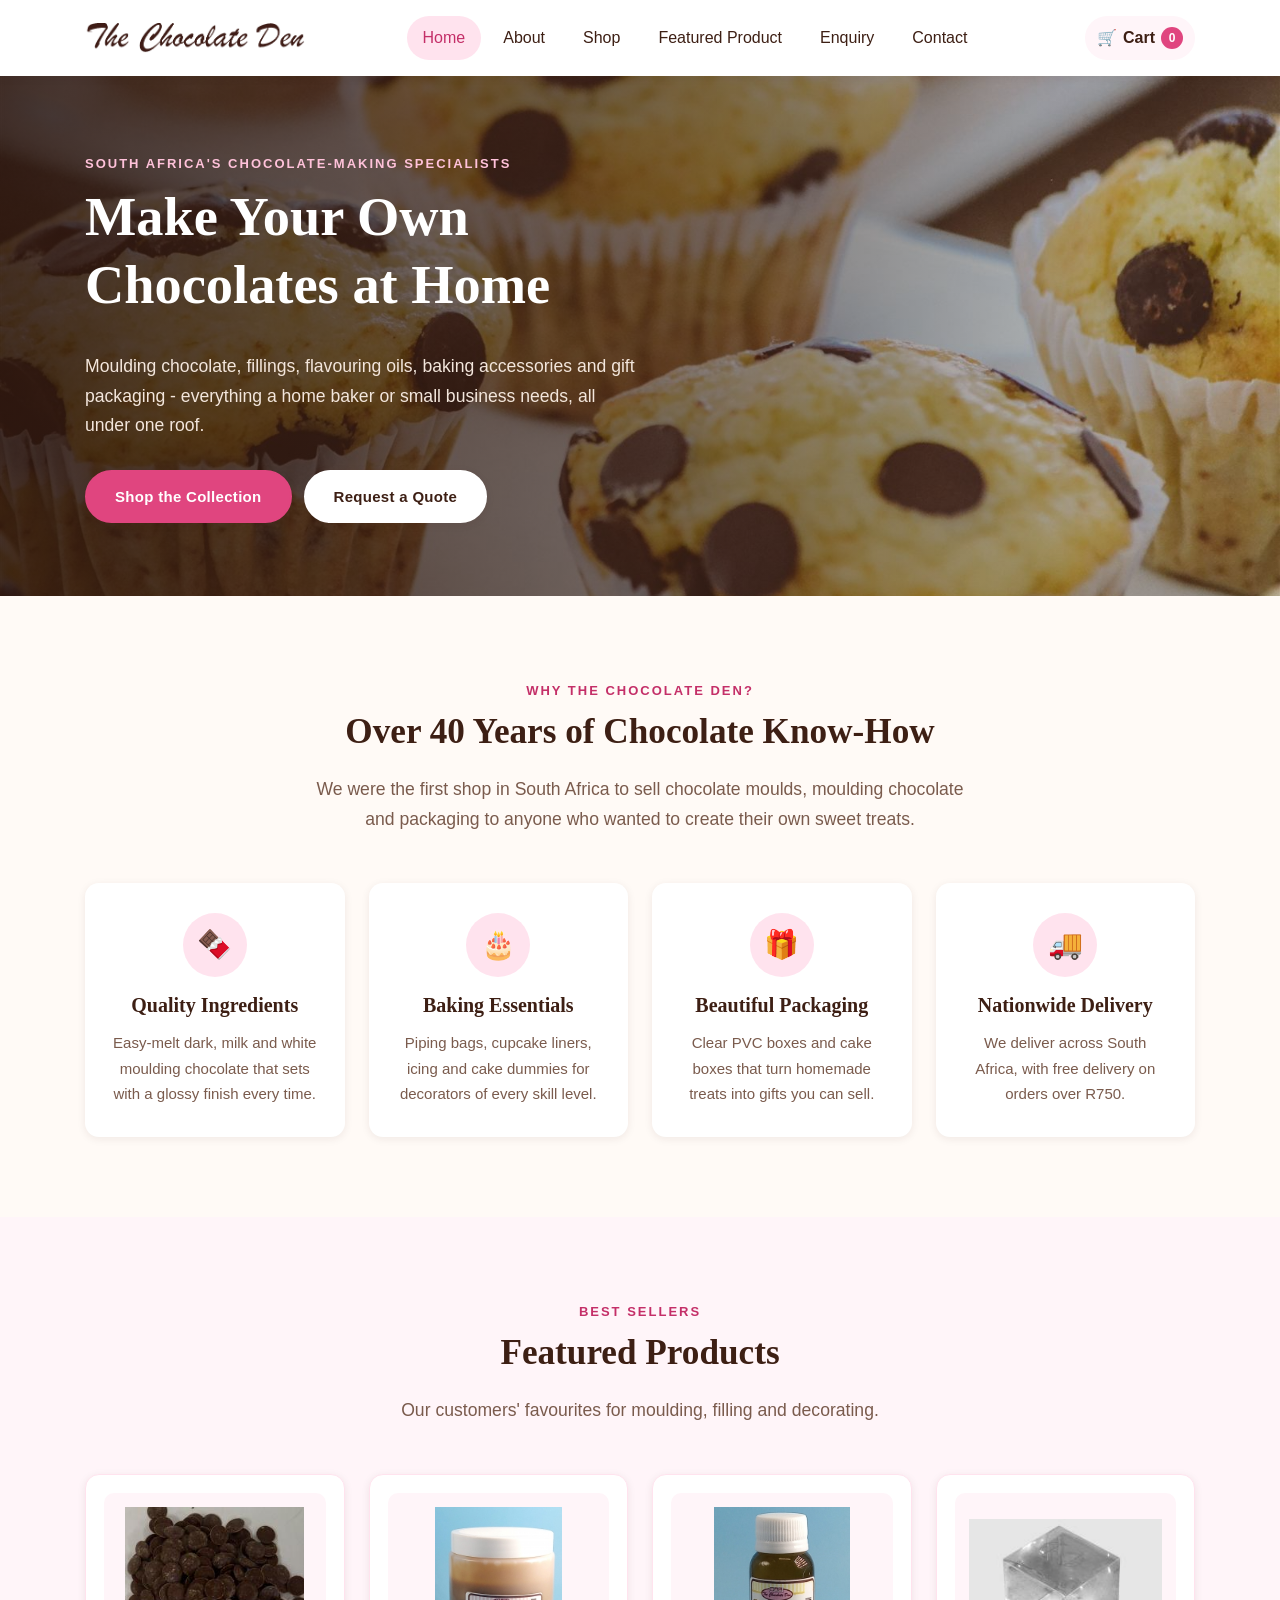
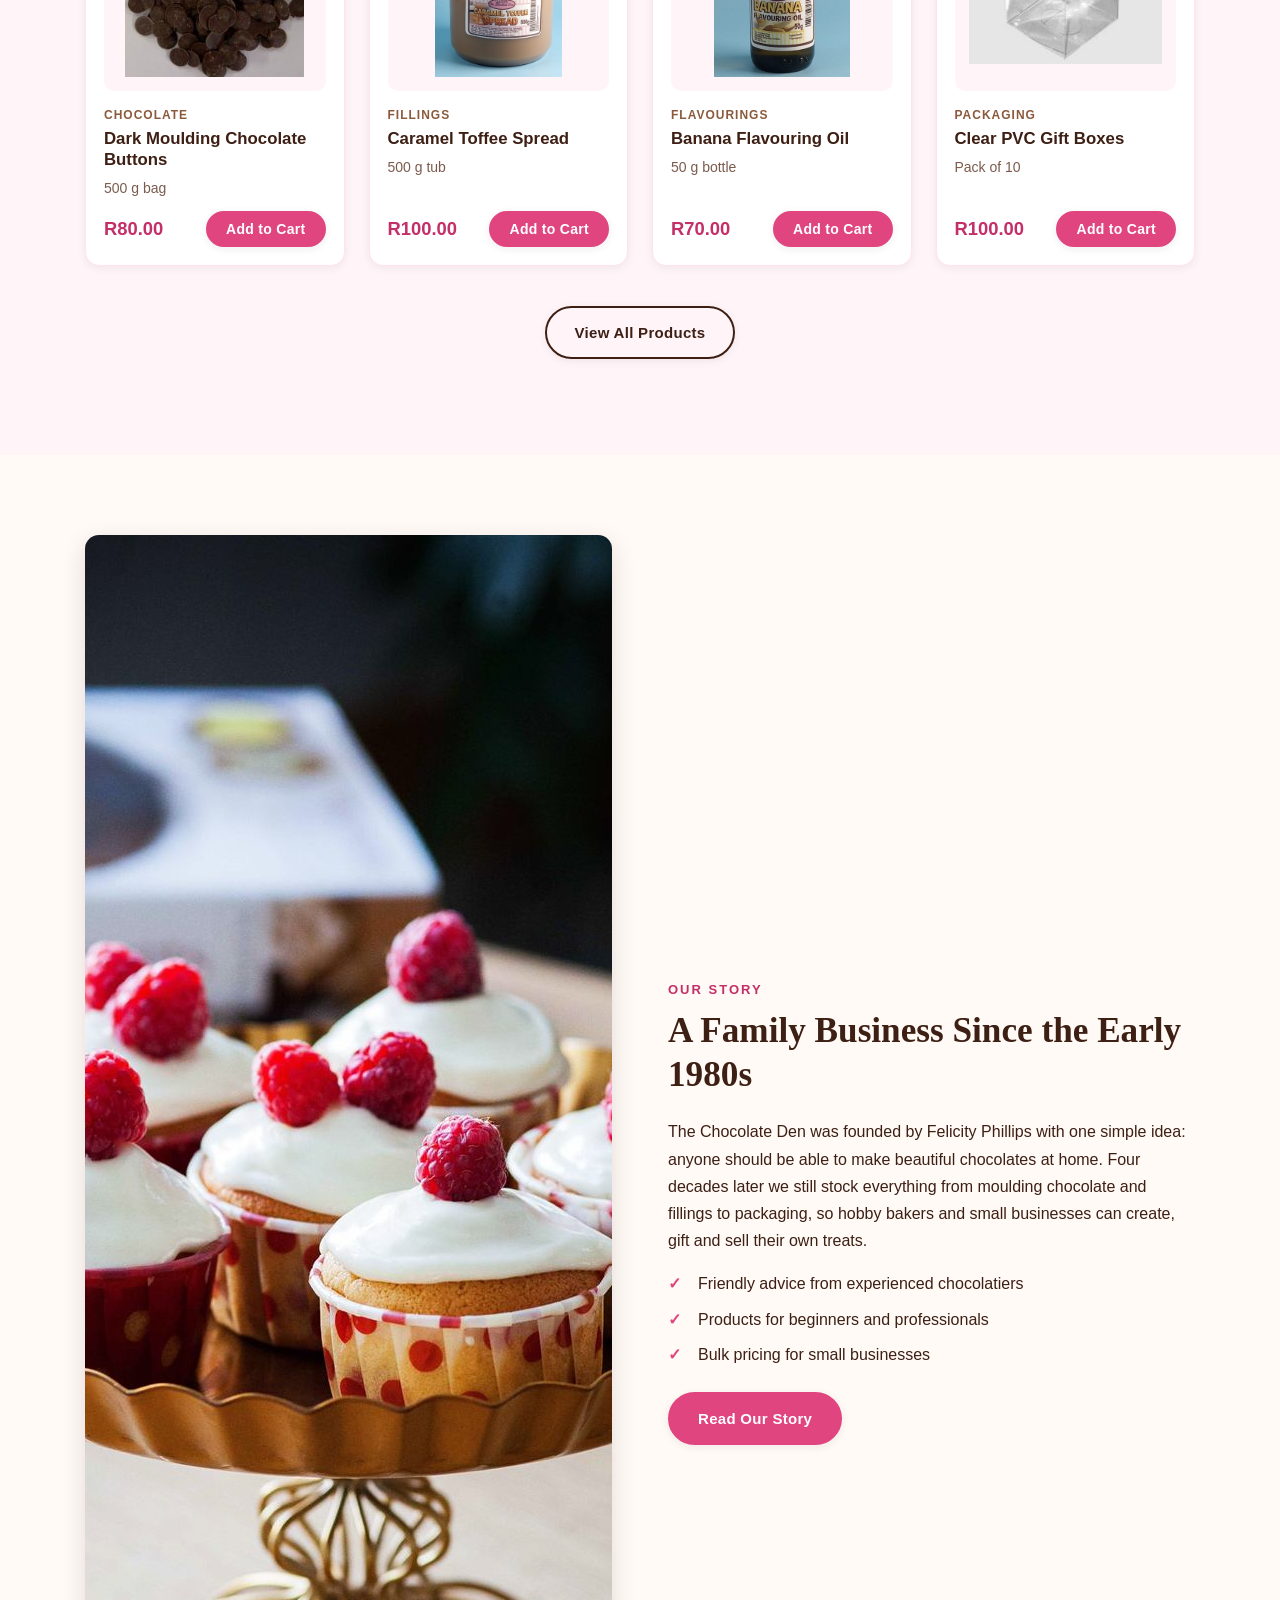
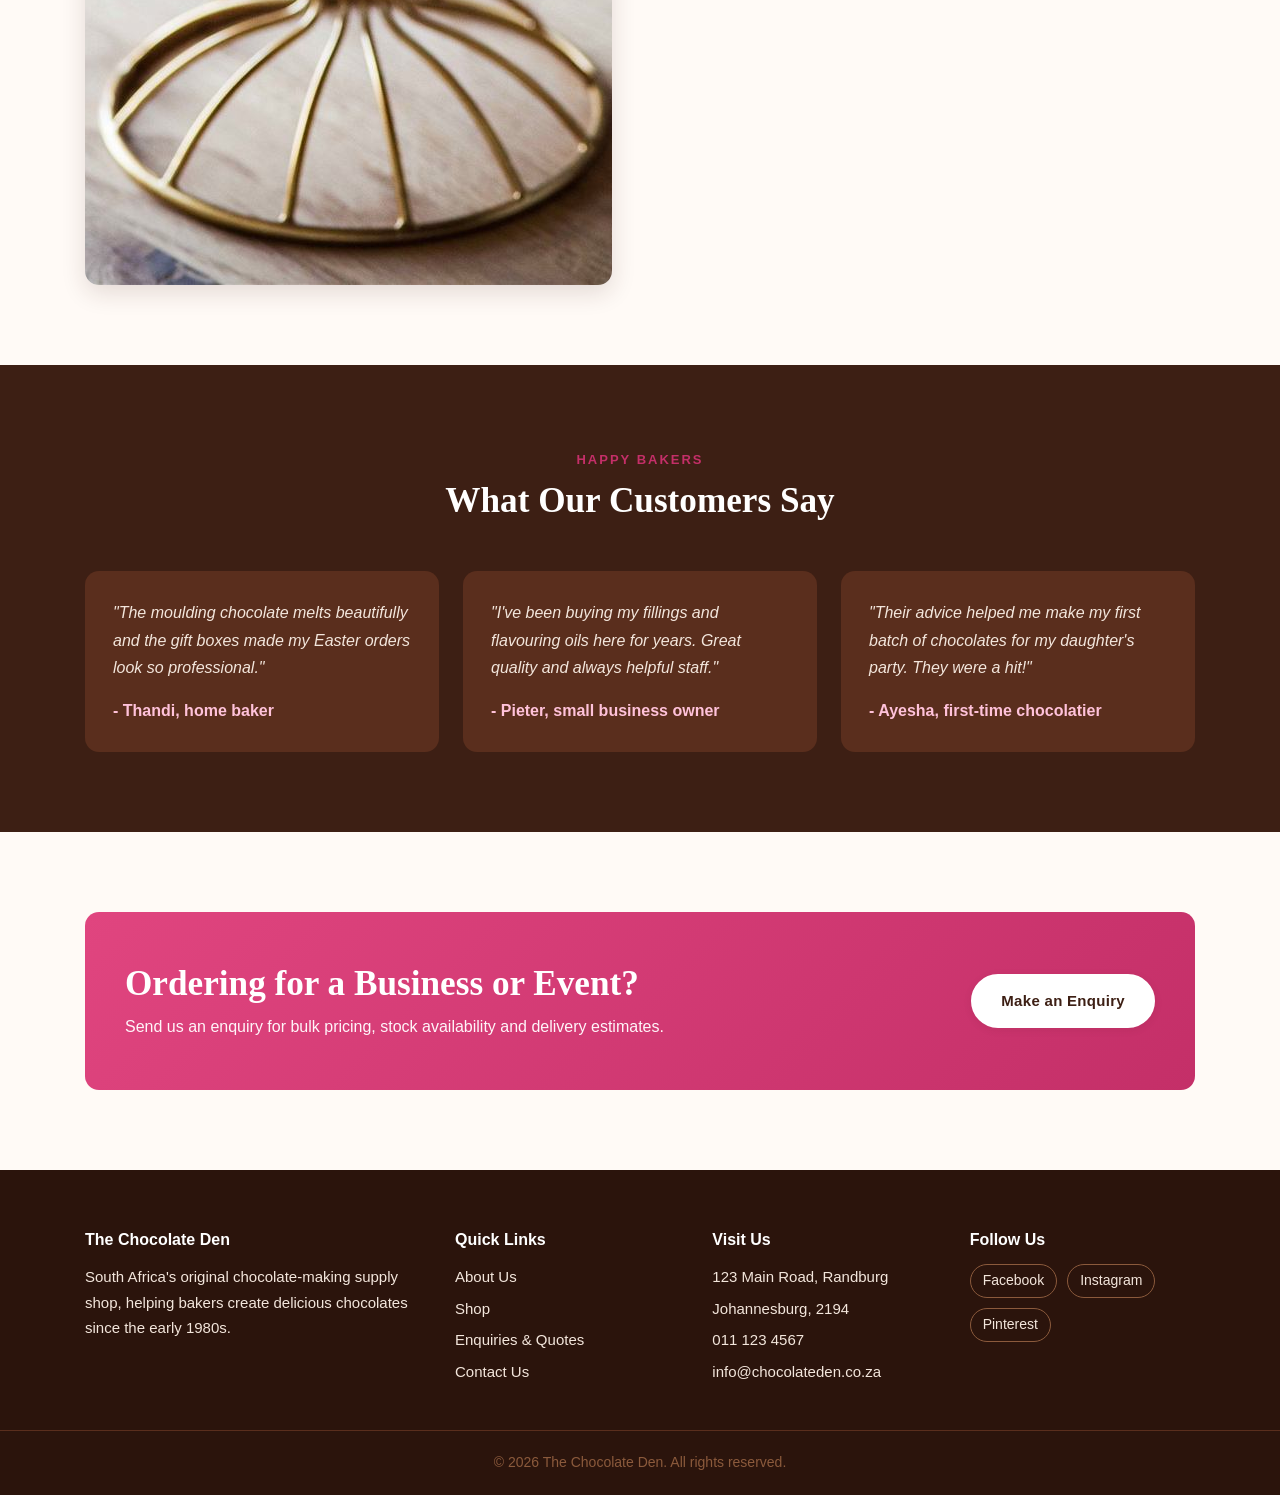
<file: index.html>
<!DOCTYPE html>
<html lang="en-ZA">
<head>
    <meta charset="UTF-8">
    <meta name="viewport" content="width=device-width, initial-scale=1.0">
    <meta http-equiv="Content-Security-Policy" content="default-src 'self'; script-src 'self' https://cdnjs.cloudflare.com; style-src 'self' 'unsafe-inline' https://cdnjs.cloudflare.com https://fonts.googleapis.com; font-src https://fonts.gstatic.com; img-src 'self' data: https://*.tile.openstreetmap.org https://cdnjs.cloudflare.com; base-uri 'self'; form-action 'self' mailto:">
    <meta name="referrer" content="strict-origin-when-cross-origin">
    <title>Chocolate Making &amp; Baking Supplies SA | The Chocolate Den</title>
    <meta name="description" content="South Africa's original chocolate-making supply shop. Shop moulding chocolate, fillings, flavouring oils, baking accessories and packaging online.">
    <meta name="keywords" content="chocolate making supplies, moulding chocolate, chocolate moulds, baking supplies South Africa, flavouring oils, cake boxes, chocolate packaging, Chocolate Den">
    <meta name="author" content="Zanele Mbhele">
    <link rel="canonical" href="https://zanelerester.github.io/WEDE5020-html/">
    <meta property="og:title" content="The Chocolate Den | Chocolate Making &amp; Baking Supplies">
    <meta property="og:description" content="Everything you need to mould, fill, decorate and package your own chocolates - since the 1980s.">
    <meta property="og:type" content="website">
    <meta property="og:url" content="https://zanelerester.github.io/WEDE5020-html/">
    <meta property="og:image" content="https://zanelerester.github.io/WEDE5020-html/images/hero-chocolate-chip-muffins.jpg">
    <link rel="icon" href="images/favicon-cupcake.png" type="image/png">
    <link rel="preconnect" href="https://fonts.googleapis.com">
    <link rel="preconnect" href="https://fonts.gstatic.com" crossorigin>
    <link rel="stylesheet" href="https://fonts.googleapis.com/css2?family=Playfair+Display:wght@600;700&family=Poppins:wght@400;500;600;700&display=swap">
    <link rel="stylesheet" href="style.css">
    <script src="script.js" defer></script>
</head>
<body>
    <a class="skip-link" href="#main">Skip to main content</a>

    <header class="site-header">
        <div class="container">
            <a class="logo" href="index.html">
                <img src="images/chocolate-den-logo.png" alt="The Chocolate Den logo" width="220" height="29">
            </a>
            <nav class="main-nav" id="main-nav" aria-label="Main navigation">
                <ul>
                    <li><a href="index.html" class="active" aria-current="page">Home</a></li>
                    <li><a href="about.html">About</a></li>
                    <li><a href="collection.html">Shop</a></li>
                    <li><a href="product.html">Featured Product</a></li>
                    <li><a href="enquiry.html">Enquiry</a></li>
                    <li><a href="contact.html">Contact</a></li>
                </ul>
            </nav>
            <div class="header-actions">
                <a class="cart-link" href="collection.html" aria-label="Cart items">
                    <span aria-hidden="true">&#128722;</span>
                    <span class="cart-label">Cart</span>
                    <span class="cart-count">0</span>
                </a>
                <button class="nav-toggle" aria-controls="main-nav" aria-expanded="false" aria-label="Open menu">&#9776;</button>
            </div>
        </div>
    </header>

    <main id="main">
        <!-- Hero -->
        <section class="hero">
            <div class="container">
                <div class="hero-content">
                    <span class="eyebrow">South Africa's chocolate-making specialists</span>
                    <h1>Make Your Own Chocolates at Home</h1>
                    <p>Moulding chocolate, fillings, flavouring oils, baking accessories and gift packaging - everything a home baker or small business needs, all under one roof.</p>
                    <div class="hero-buttons">
                        <a class="btn" href="collection.html">Shop the Collection</a>
                        <a class="btn btn-light" href="enquiry.html">Request a Quote</a>
                    </div>
                </div>
            </div>
        </section>

        <!-- Why shop with us -->
        <section class="section">
            <div class="container">
                <div class="section-header reveal">
                    <span class="eyebrow">Why The Chocolate Den?</span>
                    <h2>Over 40 Years of Chocolate Know-How</h2>
                    <p class="lead">We were the first shop in South Africa to sell chocolate moulds, moulding chocolate and packaging to anyone who wanted to create their own sweet treats.</p>
                </div>
                <div class="features">
                    <article class="feature-card reveal">
                        <div class="feature-icon" aria-hidden="true">&#127851;</div>
                        <h3>Quality Ingredients</h3>
                        <p>Easy-melt dark, milk and white moulding chocolate that sets with a glossy finish every time.</p>
                    </article>
                    <article class="feature-card reveal">
                        <div class="feature-icon" aria-hidden="true">&#127874;</div>
                        <h3>Baking Essentials</h3>
                        <p>Piping bags, cupcake liners, icing and cake dummies for decorators of every skill level.</p>
                    </article>
                    <article class="feature-card reveal">
                        <div class="feature-icon" aria-hidden="true">&#127873;</div>
                        <h3>Beautiful Packaging</h3>
                        <p>Clear PVC boxes and cake boxes that turn homemade treats into gifts you can sell.</p>
                    </article>
                    <article class="feature-card reveal">
                        <div class="feature-icon" aria-hidden="true">&#128666;</div>
                        <h3>Nationwide Delivery</h3>
                        <p>We deliver across South Africa, with free delivery on orders over R750.</p>
                    </article>
                </div>
            </div>
        </section>

        <!-- Featured products -->
        <section class="section section-alt">
            <div class="container">
                <div class="section-header reveal">
                    <span class="eyebrow">Best sellers</span>
                    <h2>Featured Products</h2>
                    <p class="lead">Our customers' favourites for moulding, filling and decorating.</p>
                </div>
                <div class="product-grid">
                    <article class="product-card reveal">
                        <a class="product-thumb" href="product.html?id=dark-chocolate-buttons">
                            <img src="products/dark-chocolate-buttons.jpg" alt="Pile of dark moulding chocolate buttons" width="225" height="214" loading="lazy">
                        </a>
                        <span class="product-category">Chocolate</span>
                        <h3><a href="product.html?id=dark-chocolate-buttons">Dark Moulding Chocolate Buttons</a></h3>
                        <p class="product-size">500 g bag</p>
                        <div class="card-footer">
                            <p class="price">R80.00</p>
                            <button class="btn btn-small add-to-cart" data-product="Dark Moulding Chocolate Buttons">Add to Cart</button>
                        </div>
                    </article>
                    <article class="product-card reveal">
                        <a class="product-thumb" href="product.html?id=caramel-toffee-spread">
                            <img src="products/caramel-toffee-spread.jpg" alt="500 g tub of Chocolate Den caramel toffee spread" width="168" height="225" loading="lazy">
                        </a>
                        <span class="product-category">Fillings</span>
                        <h3><a href="product.html?id=caramel-toffee-spread">Caramel Toffee Spread</a></h3>
                        <p class="product-size">500 g tub</p>
                        <div class="card-footer">
                            <p class="price">R100.00</p>
                            <button class="btn btn-small add-to-cart" data-product="Caramel Toffee Spread">Add to Cart</button>
                        </div>
                    </article>
                    <article class="product-card reveal">
                        <a class="product-thumb" href="product.html?id=banana-flavouring-oil">
                            <img src="products/banana-flavouring-oil.jpg" alt="50 g bottle of banana flavouring oil" width="168" height="225" loading="lazy">
                        </a>
                        <span class="product-category">Flavourings</span>
                        <h3><a href="product.html?id=banana-flavouring-oil">Banana Flavouring Oil</a></h3>
                        <p class="product-size">50 g bottle</p>
                        <div class="card-footer">
                            <p class="price">R70.00</p>
                            <button class="btn btn-small add-to-cart" data-product="Banana Flavouring Oil">Add to Cart</button>
                        </div>
                    </article>
                    <article class="product-card reveal">
                        <a class="product-thumb" href="product.html?id=clear-pvc-gift-box">
                            <img src="products/clear-pvc-gift-box.jpg" alt="Clear PVC cube gift box for chocolates" width="225" height="168" loading="lazy">
                        </a>
                        <span class="product-category">Packaging</span>
                        <h3><a href="product.html?id=clear-pvc-gift-box">Clear PVC Gift Boxes</a></h3>
                        <p class="product-size">Pack of 10</p>
                        <div class="card-footer">
                            <p class="price">R100.00</p>
                            <button class="btn btn-small add-to-cart" data-product="Clear PVC Gift Boxes">Add to Cart</button>
                        </div>
                    </article>
                </div>
                <p class="center-actions">
                    <a class="btn btn-outline" href="collection.html">View All Products</a>
                </p>
            </div>
        </section>

        <!-- Story teaser -->
        <section class="section">
            <div class="container split">
                <img src="images/raspberry-cupcakes-on-cake-stand.jpg" alt="Raspberry-topped cupcakes with white icing on a gold cake stand" width="900" height="1350" loading="lazy" class="reveal">
                <div class="reveal">
                    <span class="eyebrow">Our story</span>
                    <h2>A Family Business Since the Early 1980s</h2>
                    <p>The Chocolate Den was founded by Felicity Phillips with one simple idea: anyone should be able to make beautiful chocolates at home. Four decades later we still stock everything from moulding chocolate and fillings to packaging, so hobby bakers and small businesses can create, gift and sell their own treats.</p>
                    <ul class="check-list">
                        <li>Friendly advice from experienced chocolatiers</li>
                        <li>Products for beginners and professionals</li>
                        <li>Bulk pricing for small businesses</li>
                    </ul>
                    <a class="btn" href="about.html">Read Our Story</a>
                </div>
            </div>
        </section>

        <!-- Testimonials -->
        <section class="section section-dark">
            <div class="container">
                <div class="section-header reveal">
                    <span class="eyebrow">Happy bakers</span>
                    <h2>What Our Customers Say</h2>
                </div>
                <div class="testimonials">
                    <blockquote class="testimonial reveal">
                        <p>"The moulding chocolate melts beautifully and the gift boxes made my Easter orders look so professional."</p>
                        <cite>- Thandi, home baker</cite>
                    </blockquote>
                    <blockquote class="testimonial reveal">
                        <p>"I've been buying my fillings and flavouring oils here for years. Great quality and always helpful staff."</p>
                        <cite>- Pieter, small business owner</cite>
                    </blockquote>
                    <blockquote class="testimonial reveal">
                        <p>"Their advice helped me make my first batch of chocolates for my daughter's party. They were a hit!"</p>
                        <cite>- Ayesha, first-time chocolatier</cite>
                    </blockquote>
                </div>
            </div>
        </section>

        <!-- Call to action -->
        <section class="section">
            <div class="container">
                <div class="cta-banner reveal">
                    <div>
                        <h2>Ordering for a Business or Event?</h2>
                        <p>Send us an enquiry for bulk pricing, stock availability and delivery estimates.</p>
                    </div>
                    <a class="btn btn-light" href="enquiry.html">Make an Enquiry</a>
                </div>
            </div>
        </section>
    </main>

    <footer class="site-footer">
        <div class="container footer-grid">
            <div>
                <h3>The Chocolate Den</h3>
                <p>South Africa's original chocolate-making supply shop, helping bakers create delicious chocolates since the early 1980s.</p>
            </div>
            <div>
                <h3>Quick Links</h3>
                <ul>
                    <li><a href="about.html">About Us</a></li>
                    <li><a href="collection.html">Shop</a></li>
                    <li><a href="enquiry.html">Enquiries &amp; Quotes</a></li>
                    <li><a href="contact.html">Contact Us</a></li>
                </ul>
            </div>
            <div>
                <h3>Visit Us</h3>
                <ul>
                    <li>123 Main Road, Randburg</li>
                    <li>Johannesburg, 2194</li>
                    <li><a href="tel:+27111234567">011 123 4567</a></li>
                    <li><a href="mailto:info@chocolateden.co.za">info@chocolateden.co.za</a></li>
                </ul>
            </div>
            <div>
                <h3>Follow Us</h3>
                <div class="social-links">
                    <a href="https://www.facebook.com/" target="_blank" rel="noopener noreferrer">Facebook</a>
                    <a href="https://www.instagram.com/" target="_blank" rel="noopener noreferrer">Instagram</a>
                    <a href="https://www.pinterest.com/" target="_blank" rel="noopener noreferrer">Pinterest</a>
                </div>
            </div>
        </div>
        <div class="footer-bottom">
            <div class="container">
                <p>&copy; 2026 The Chocolate Den. All rights reserved.</p>
            </div>
        </div>
    </footer>
</body>
</html>
</file>
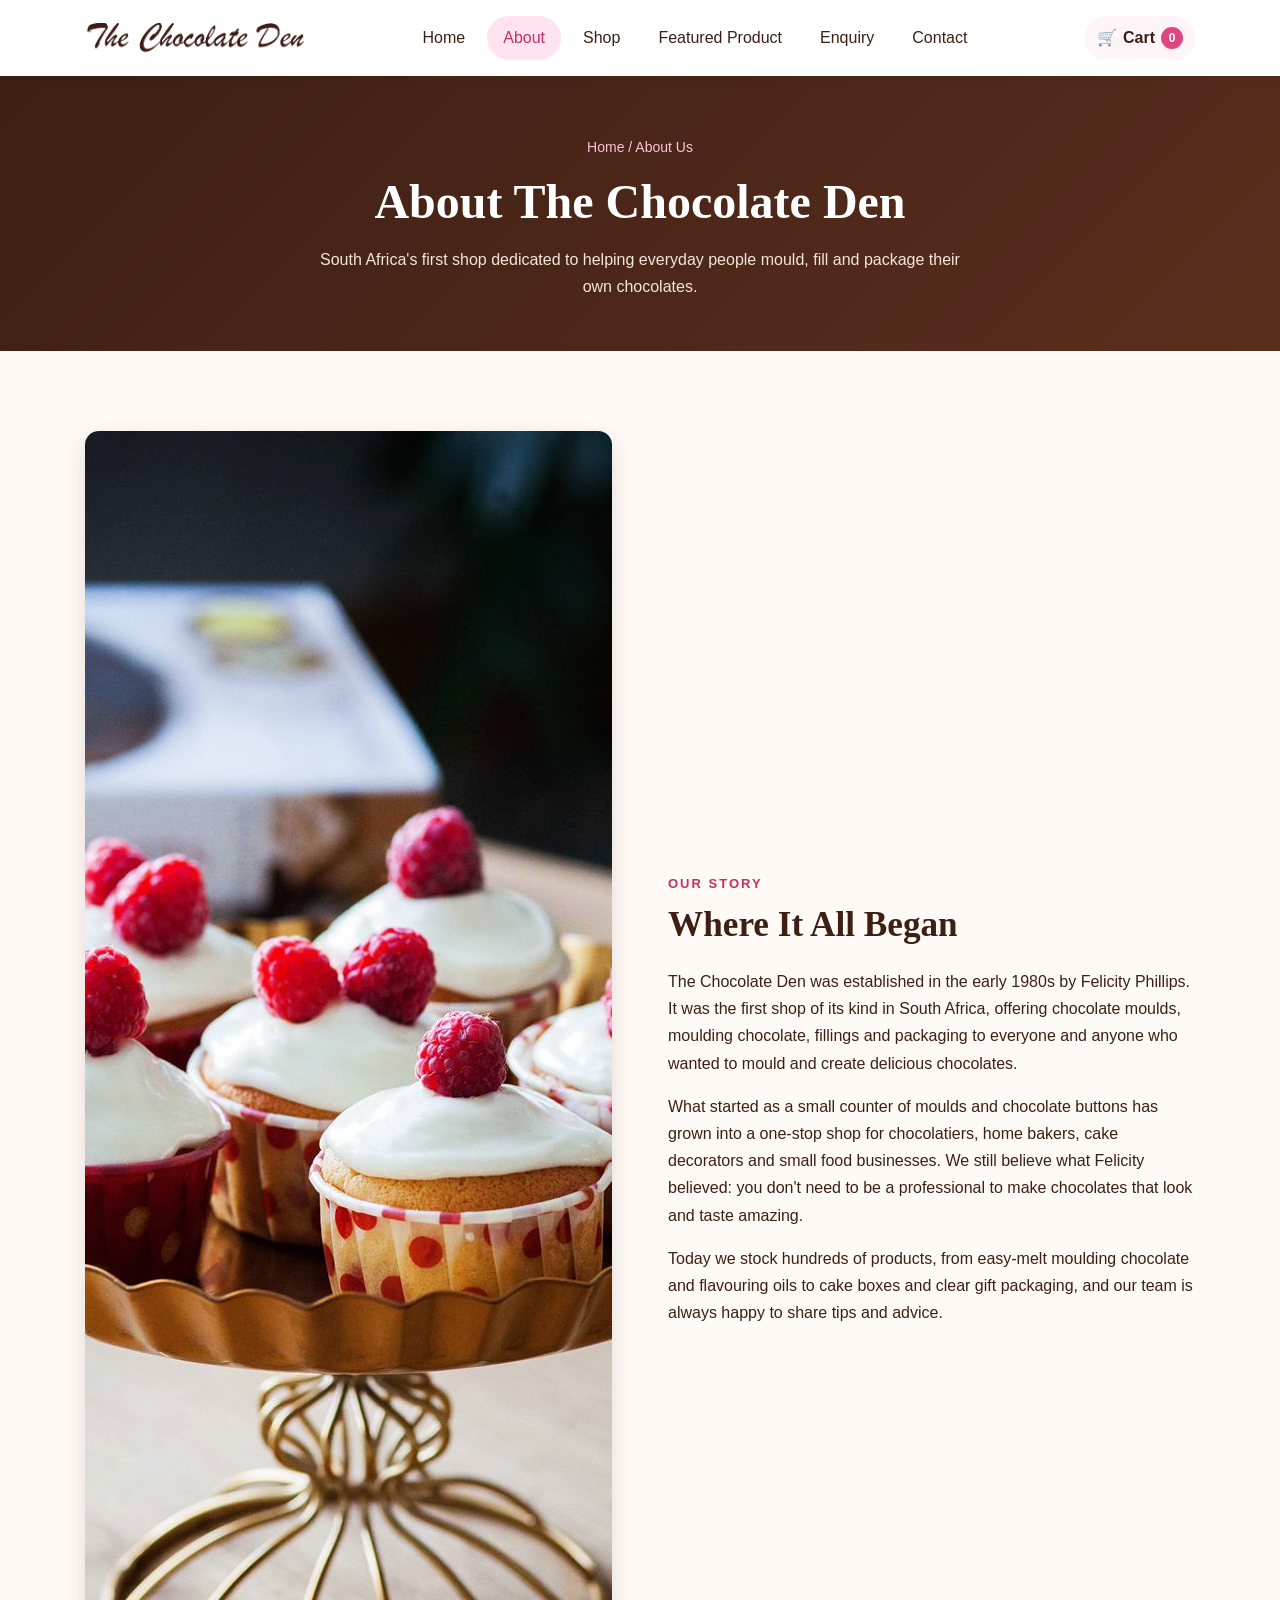
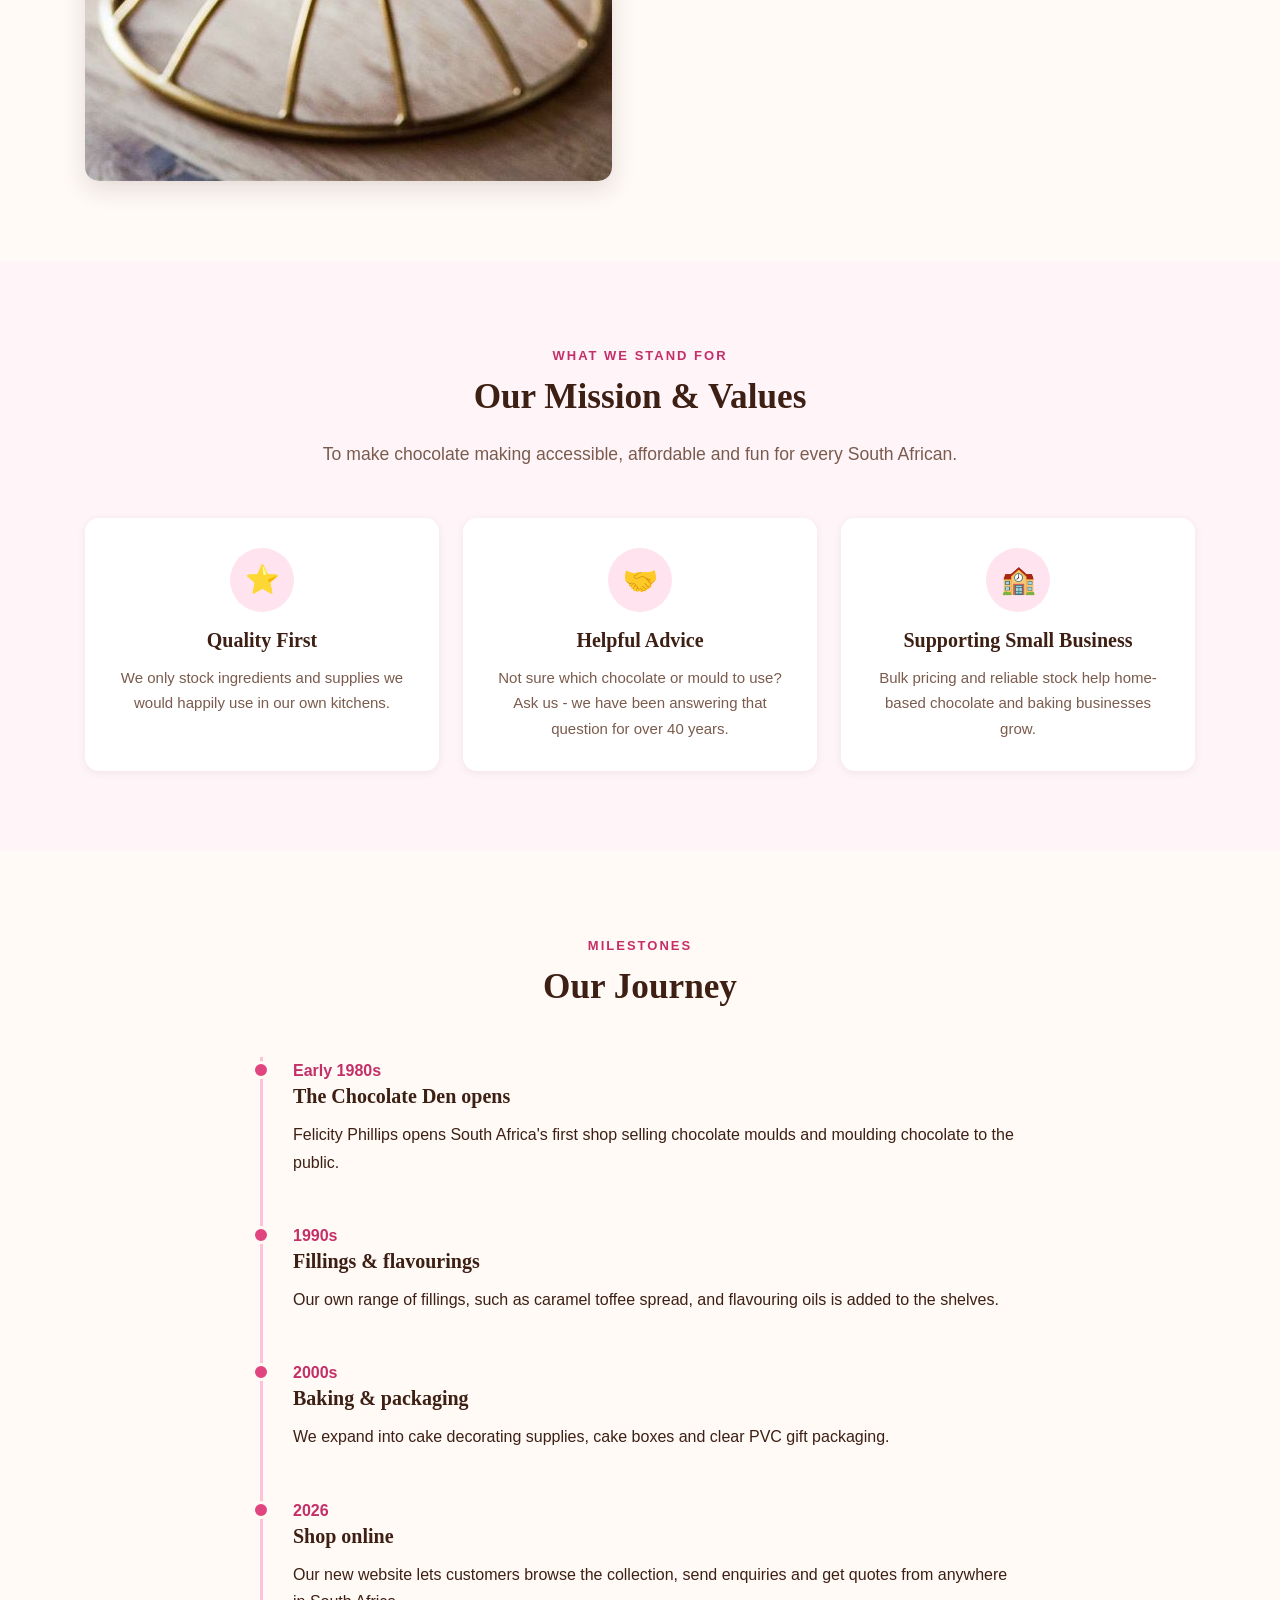
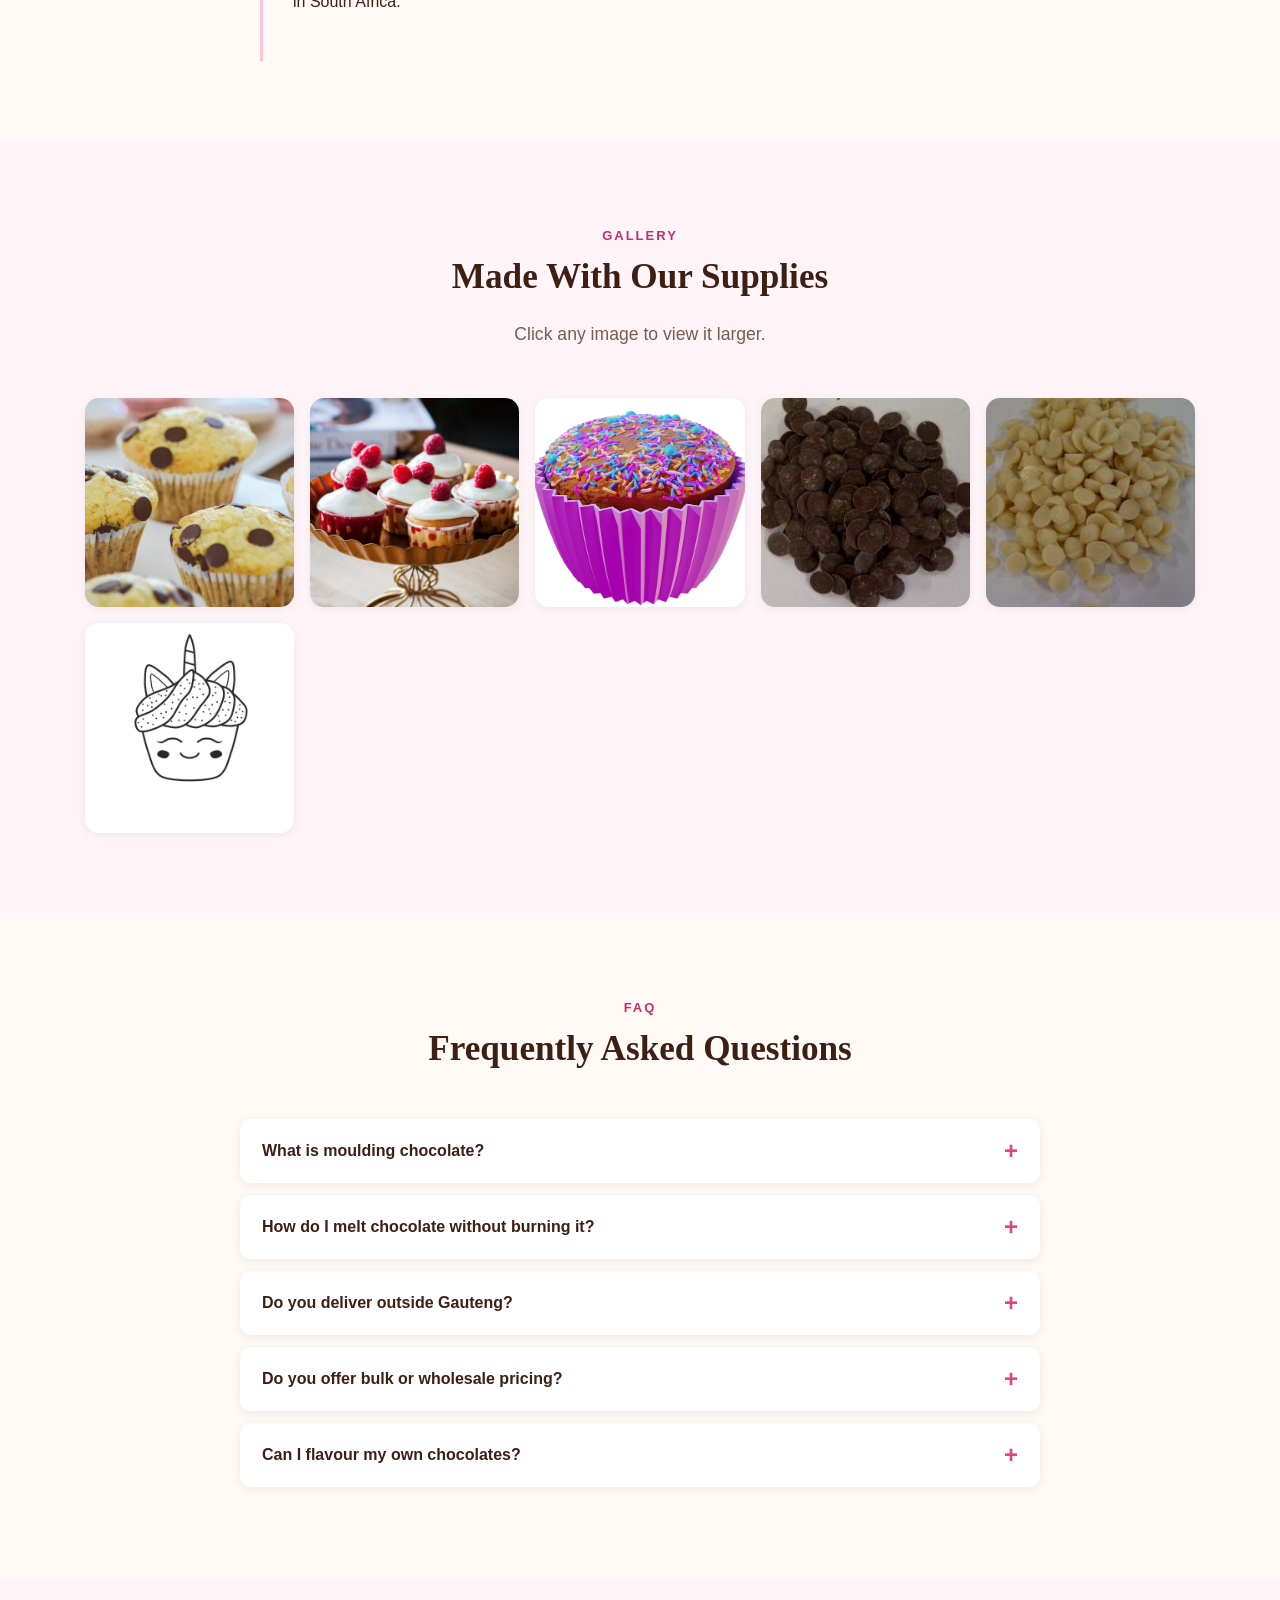
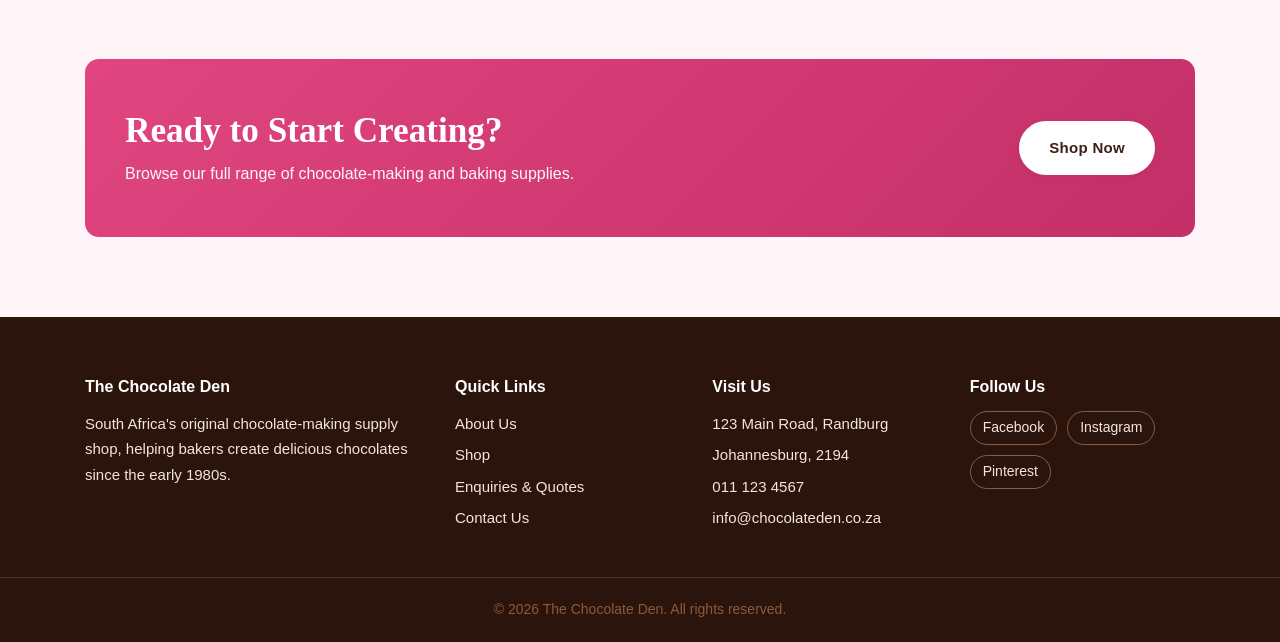
<file: about.html>
<!DOCTYPE html>
<html lang="en-ZA">
<head>
    <meta charset="UTF-8">
    <meta name="viewport" content="width=device-width, initial-scale=1.0">
    <meta http-equiv="Content-Security-Policy" content="default-src 'self'; script-src 'self' https://cdnjs.cloudflare.com; style-src 'self' 'unsafe-inline' https://cdnjs.cloudflare.com https://fonts.googleapis.com; font-src https://fonts.gstatic.com; img-src 'self' data: https://*.tile.openstreetmap.org https://cdnjs.cloudflare.com; base-uri 'self'; form-action 'self' mailto:">
    <title>About Us | The Chocolate Den - Since the Early 1980s</title>
    <meta name="description" content="Meet The Chocolate Den, founded by Felicity Phillips in the 1980s as South Africa's first chocolate-moulding supply shop. Our story, values and FAQs.">
    <meta name="keywords" content="about The Chocolate Den, Felicity Phillips, chocolate shop history, chocolate making South Africa, moulding chocolate FAQ">
    <meta name="author" content="Zanele Mbhele">
    <link rel="canonical" href="https://zanelerester.github.io/WEDE5020-html/about.html">
    <meta property="og:title" content="About Us | The Chocolate Den - Since the Early 1980s">
    <meta property="og:description" content="Meet The Chocolate Den, founded by Felicity Phillips in the 1980s as South Africa's first chocolate-moulding supply shop. Our story, values and FAQs.">
    <meta property="og:type" content="website">
    <meta property="og:url" content="https://zanelerester.github.io/WEDE5020-html/about.html">
    <meta property="og:image" content="https://zanelerester.github.io/WEDE5020-html/images/hero-chocolate-chip-muffins.jpg">
    <link rel="icon" href="images/favicon-cupcake.png" type="image/png">
    <link rel="preconnect" href="https://fonts.googleapis.com">
    <link rel="preconnect" href="https://fonts.gstatic.com" crossorigin>
    <link rel="stylesheet" href="https://fonts.googleapis.com/css2?family=Playfair+Display:wght@600;700&family=Poppins:wght@400;500;600;700&display=swap">
    <link rel="stylesheet" href="style.css">
    <script src="script.js" defer></script>
</head>
<body>
    <a class="skip-link" href="#main">Skip to main content</a>

    <header class="site-header">
        <div class="container">
            <a class="logo" href="index.html">
                <img src="images/chocolate-den-logo.png" alt="The Chocolate Den logo" width="220" height="29">
            </a>
            <nav class="main-nav" id="main-nav" aria-label="Main navigation">
                <ul>
                    <li><a href="index.html">Home</a></li>
                    <li><a href="about.html" class="active" aria-current="page">About</a></li>
                    <li><a href="collection.html">Shop</a></li>
                    <li><a href="product.html">Featured Product</a></li>
                    <li><a href="enquiry.html">Enquiry</a></li>
                    <li><a href="contact.html">Contact</a></li>
                </ul>
            </nav>
            <div class="header-actions">
                <a class="cart-link" href="collection.html" aria-label="Cart items">
                    <span aria-hidden="true">&#128722;</span>
                    <span class="cart-label">Cart</span>
                    <span class="cart-count">0</span>
                </a>
                <button class="nav-toggle" aria-controls="main-nav" aria-expanded="false" aria-label="Open menu">&#9776;</button>
            </div>
        </div>
    </header>

    <main id="main">
        <section class="page-banner">
            <div class="container">
                <nav class="breadcrumb" aria-label="Breadcrumb"><a href="index.html">Home</a> / About Us</nav>
                <h1>About The Chocolate Den</h1>
                <p>South Africa's first shop dedicated to helping everyday people mould, fill and package their own chocolates.</p>
            </div>
        </section>

        <!-- Our story -->
        <section class="section">
            <div class="container split">
                <img src="images/raspberry-cupcakes-on-cake-stand.jpg" alt="Raspberry-topped cupcakes with white icing on a gold cake stand" width="900" height="1350" class="reveal">
                <div class="reveal">
                    <span class="eyebrow">Our story</span>
                    <h2>Where It All Began</h2>
                    <p>The Chocolate Den was established in the early 1980s by Felicity Phillips. It was the first shop of its kind in South Africa, offering chocolate moulds, moulding chocolate, fillings and packaging to everyone and anyone who wanted to mould and create delicious chocolates.</p>
                    <p>What started as a small counter of moulds and chocolate buttons has grown into a one-stop shop for chocolatiers, home bakers, cake decorators and small food businesses. We still believe what Felicity believed: you don't need to be a professional to make chocolates that look and taste amazing.</p>
                    <p>Today we stock hundreds of products, from easy-melt moulding chocolate and flavouring oils to cake boxes and clear gift packaging, and our team is always happy to share tips and advice.</p>
                </div>
            </div>
        </section>

        <!-- Mission and values -->
        <section class="section section-alt">
            <div class="container">
                <div class="section-header reveal">
                    <span class="eyebrow">What we stand for</span>
                    <h2>Our Mission &amp; Values</h2>
                    <p class="lead">To make chocolate making accessible, affordable and fun for every South African.</p>
                </div>
                <div class="features">
                    <article class="feature-card reveal">
                        <div class="feature-icon" aria-hidden="true">&#11088;</div>
                        <h3>Quality First</h3>
                        <p>We only stock ingredients and supplies we would happily use in our own kitchens.</p>
                    </article>
                    <article class="feature-card reveal">
                        <div class="feature-icon" aria-hidden="true">&#129309;</div>
                        <h3>Helpful Advice</h3>
                        <p>Not sure which chocolate or mould to use? Ask us - we have been answering that question for over 40 years.</p>
                    </article>
                    <article class="feature-card reveal">
                        <div class="feature-icon" aria-hidden="true">&#127979;</div>
                        <h3>Supporting Small Business</h3>
                        <p>Bulk pricing and reliable stock help home-based chocolate and baking businesses grow.</p>
                    </article>
                </div>
            </div>
        </section>

        <!-- Timeline -->
        <section class="section">
            <div class="container">
                <div class="section-header reveal">
                    <span class="eyebrow">Milestones</span>
                    <h2>Our Journey</h2>
                </div>
                <ol class="timeline">
                    <li class="reveal"><span class="year">Early 1980s</span><h3>The Chocolate Den opens</h3><p>Felicity Phillips opens South Africa's first shop selling chocolate moulds and moulding chocolate to the public.</p></li>
                    <li class="reveal"><span class="year">1990s</span><h3>Fillings &amp; flavourings</h3><p>Our own range of fillings, such as caramel toffee spread, and flavouring oils is added to the shelves.</p></li>
                    <li class="reveal"><span class="year">2000s</span><h3>Baking &amp; packaging</h3><p>We expand into cake decorating supplies, cake boxes and clear PVC gift packaging.</p></li>
                    <li class="reveal"><span class="year">2026</span><h3>Shop online</h3><p>Our new website lets customers browse the collection, send enquiries and get quotes from anywhere in South Africa.</p></li>
                </ol>
            </div>
        </section>

        <!-- Gallery with lightbox -->
        <section class="section section-alt">
            <div class="container">
                <div class="section-header reveal">
                    <span class="eyebrow">Gallery</span>
                    <h2>Made With Our Supplies</h2>
                    <p class="lead">Click any image to view it larger.</p>
                </div>
                <div class="gallery">
                    <button class="gallery-item" data-lightbox="about-gallery" data-src="images/hero-chocolate-chip-muffins.jpg" data-caption="Chocolate chip muffins baked in our paper cup liners">
                        <img src="images/hero-chocolate-chip-muffins.jpg" alt="Chocolate chip muffins in paper cup liners" width="1600" height="1067" loading="lazy">
                    </button>
                    <button class="gallery-item" data-lightbox="about-gallery" data-src="images/raspberry-cupcakes-on-cake-stand.jpg" data-caption="Raspberry cupcakes topped with white chocolate icing">
                        <img src="images/raspberry-cupcakes-on-cake-stand.jpg" alt="Raspberry cupcakes on a gold cake stand" width="900" height="1350" loading="lazy">
                    </button>
                    <button class="gallery-item" data-lightbox="about-gallery" data-src="images/sprinkle-cupcake-illustration.png" data-caption="Celebration cupcake with colourful sprinkles">
                        <img src="images/sprinkle-cupcake-illustration.png" alt="Illustration of a cupcake covered in colourful sprinkles" width="600" height="542" loading="lazy">
                    </button>
                    <button class="gallery-item" data-lightbox="about-gallery" data-src="products/dark-chocolate-buttons.jpg" data-caption="Dark moulding chocolate buttons ready to melt">
                        <img src="products/dark-chocolate-buttons.jpg" alt="Dark moulding chocolate buttons" width="225" height="214" loading="lazy">
                    </button>
                    <button class="gallery-item" data-lightbox="about-gallery" data-src="products/white-chocolate-buttons.jpg" data-caption="White moulding chocolate buttons">
                        <img src="products/white-chocolate-buttons.jpg" alt="White moulding chocolate buttons" width="225" height="221" loading="lazy">
                    </button>
                    <button class="gallery-item" data-lightbox="about-gallery" data-src="images/unicorn-cupcake-illustration.png" data-caption="Unicorn cupcake design idea for kids' parties">
                        <img src="images/unicorn-cupcake-illustration.png" alt="Line drawing of a smiling unicorn cupcake" width="500" height="500" loading="lazy">
                    </button>
                </div>
            </div>
        </section>

        <!-- FAQ accordion -->
        <section class="section">
            <div class="container">
                <div class="section-header reveal">
                    <span class="eyebrow">FAQ</span>
                    <h2>Frequently Asked Questions</h2>
                </div>
                <div class="accordion">
                    <div class="accordion-item">
                        <button class="accordion-header" aria-expanded="false" aria-controls="faq-1" id="faq-1-btn">What is moulding chocolate?</button>
                        <div class="accordion-panel" id="faq-1" role="region" aria-labelledby="faq-1-btn">
                            <p>Moulding chocolate (also called compound chocolate) melts easily and sets firm and glossy without tempering, which makes it perfect for beginners using chocolate moulds.</p>
                        </div>
                    </div>
                    <div class="accordion-item">
                        <button class="accordion-header" aria-expanded="false" aria-controls="faq-2" id="faq-2-btn">How do I melt chocolate without burning it?</button>
                        <div class="accordion-panel" id="faq-2" role="region" aria-labelledby="faq-2-btn">
                            <p>Melt the buttons in a microwave in 30-second bursts, stirring in between, or in a heat-proof bowl over a pot of simmering water. Never let water or steam touch the chocolate.</p>
                        </div>
                    </div>
                    <div class="accordion-item">
                        <button class="accordion-header" aria-expanded="false" aria-controls="faq-3" id="faq-3-btn">Do you deliver outside Gauteng?</button>
                        <div class="accordion-panel" id="faq-3" role="region" aria-labelledby="faq-3-btn">
                            <p>Yes, we deliver nationwide. Delivery takes 2-5 working days and is free on orders over R750.</p>
                        </div>
                    </div>
                    <div class="accordion-item">
                        <button class="accordion-header" aria-expanded="false" aria-controls="faq-4" id="faq-4-btn">Do you offer bulk or wholesale pricing?</button>
                        <div class="accordion-panel" id="faq-4" role="region" aria-labelledby="faq-4-btn">
                            <p>We do. Orders of 10 or more units of a product get 10% off and orders of 25 or more get 15% off. Use our <a href="enquiry.html">enquiry form</a> to get an instant estimate.</p>
                        </div>
                    </div>
                    <div class="accordion-item">
                        <button class="accordion-header" aria-expanded="false" aria-controls="faq-5" id="faq-5-btn">Can I flavour my own chocolates?</button>
                        <div class="accordion-panel" id="faq-5" role="region" aria-labelledby="faq-5-btn">
                            <p>Absolutely. Use our oil-based flavouring oils - water-based flavourings will make melted chocolate seize. A few drops per 500 g of chocolate is usually enough.</p>
                        </div>
                    </div>
                </div>
            </div>
        </section>

        <section class="section section-alt">
            <div class="container">
                <div class="cta-banner reveal">
                    <div>
                        <h2>Ready to Start Creating?</h2>
                        <p>Browse our full range of chocolate-making and baking supplies.</p>
                    </div>
                    <a class="btn btn-light" href="collection.html">Shop Now</a>
                </div>
            </div>
        </section>
    </main>

    <footer class="site-footer">
        <div class="container footer-grid">
            <div>
                <h3>The Chocolate Den</h3>
                <p>South Africa's original chocolate-making supply shop, helping bakers create delicious chocolates since the early 1980s.</p>
            </div>
            <div>
                <h3>Quick Links</h3>
                <ul>
                    <li><a href="about.html">About Us</a></li>
                    <li><a href="collection.html">Shop</a></li>
                    <li><a href="enquiry.html">Enquiries &amp; Quotes</a></li>
                    <li><a href="contact.html">Contact Us</a></li>
                </ul>
            </div>
            <div>
                <h3>Visit Us</h3>
                <ul>
                    <li>123 Main Road, Randburg</li>
                    <li>Johannesburg, 2194</li>
                    <li><a href="tel:+27111234567">011 123 4567</a></li>
                    <li><a href="mailto:info@chocolateden.co.za">info@chocolateden.co.za</a></li>
                </ul>
            </div>
            <div>
                <h3>Follow Us</h3>
                <div class="social-links">
                    <a href="https://www.facebook.com/" target="_blank" rel="noopener noreferrer">Facebook</a>
                    <a href="https://www.instagram.com/" target="_blank" rel="noopener noreferrer">Instagram</a>
                    <a href="https://www.pinterest.com/" target="_blank" rel="noopener noreferrer">Pinterest</a>
                </div>
            </div>
        </div>
        <div class="footer-bottom">
            <div class="container">
                <p>&copy; 2026 The Chocolate Den. All rights reserved.</p>
            </div>
        </div>
    </footer>
</body>
</html>
</file>
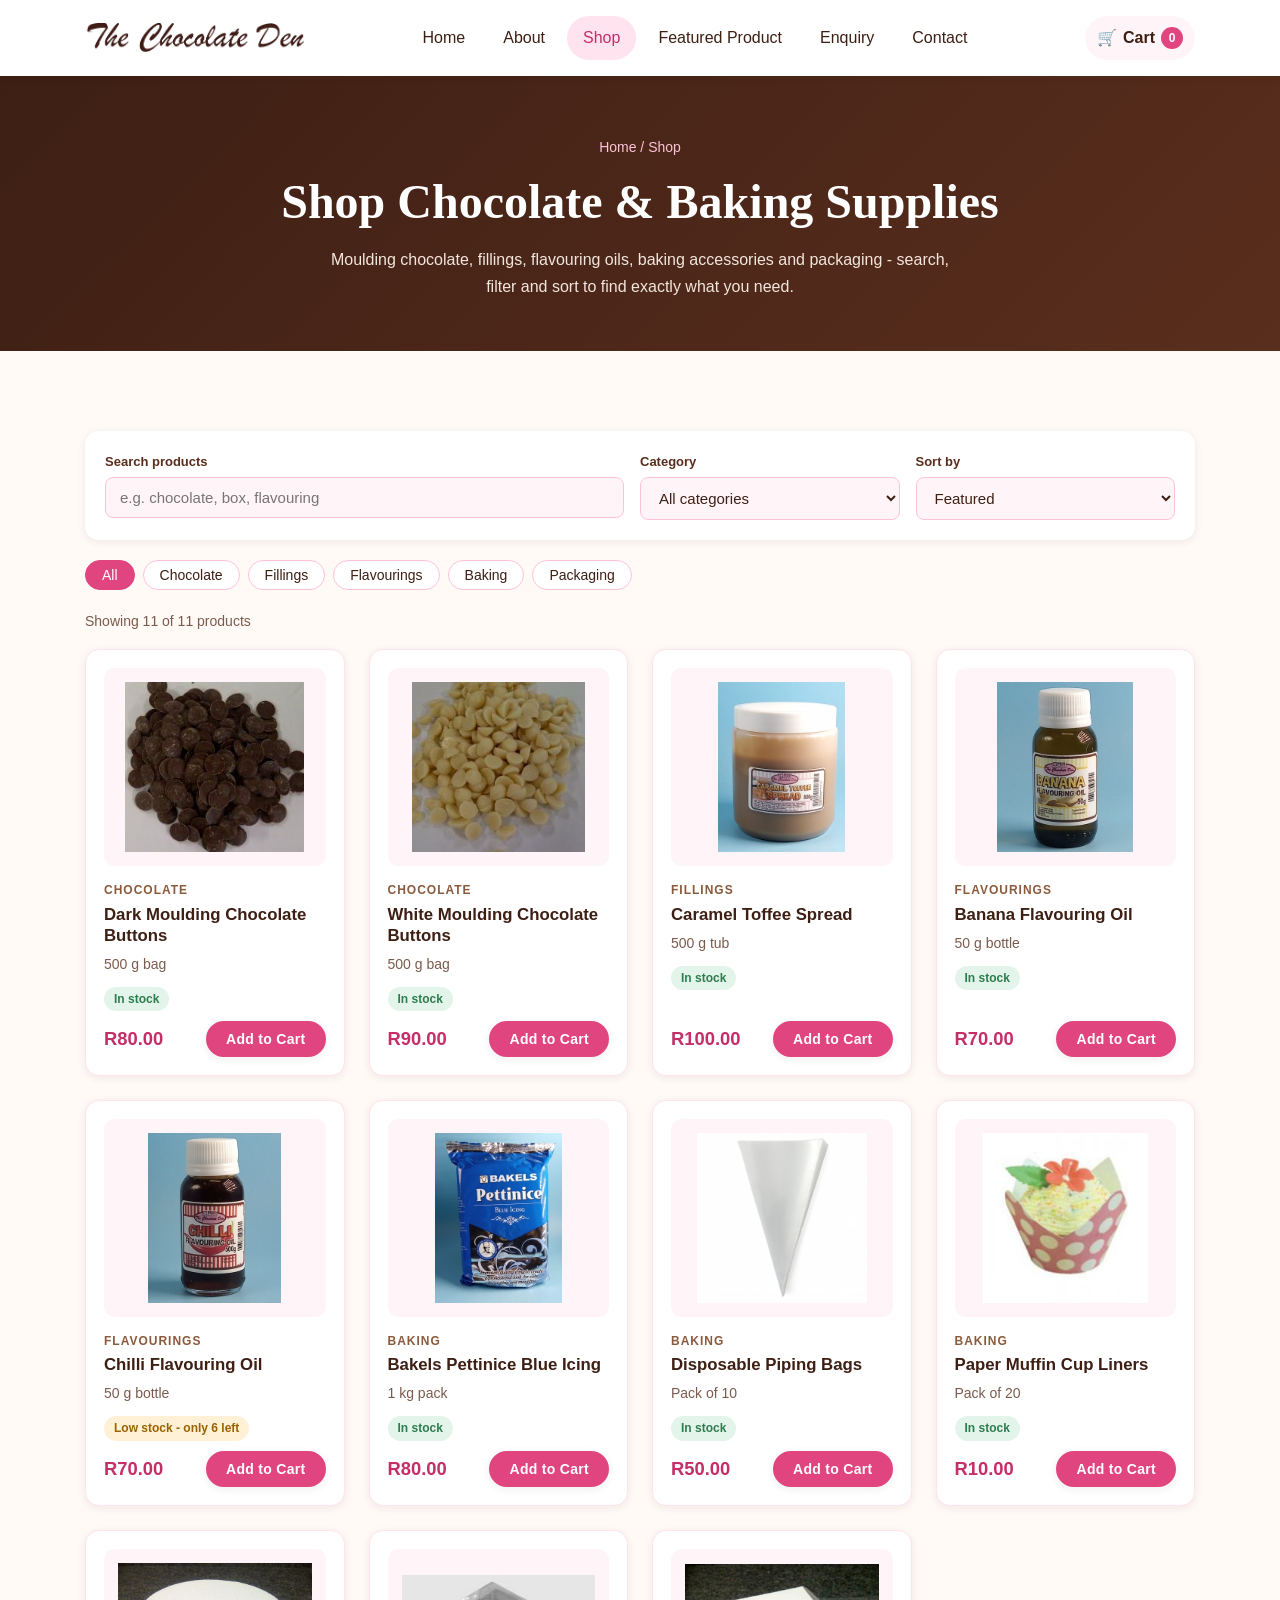
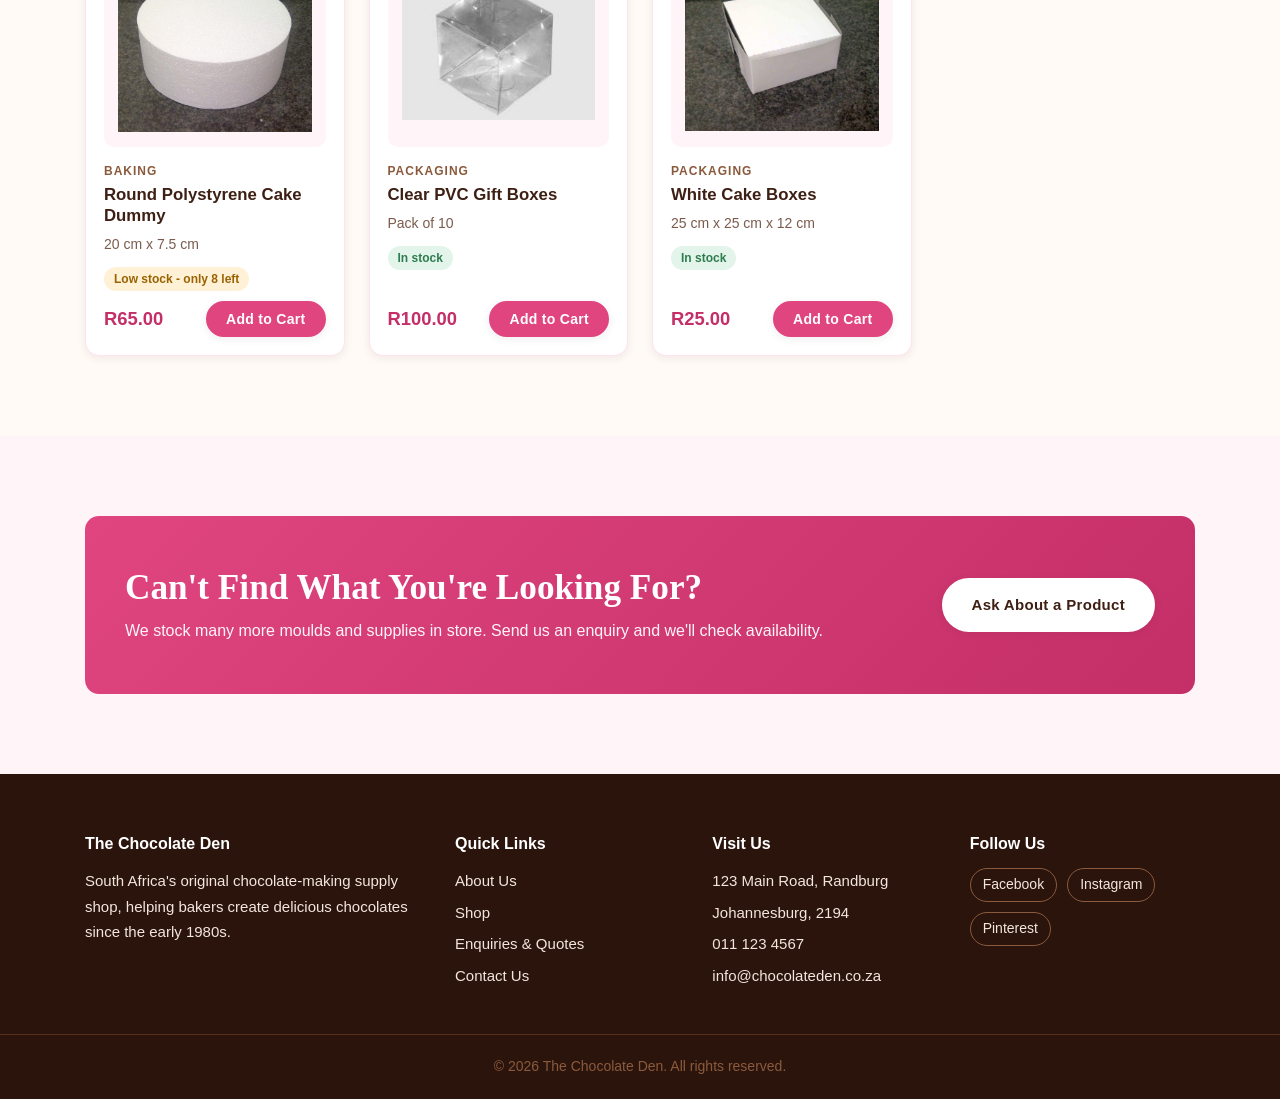
<file: collection.html>
<!DOCTYPE html>
<html lang="en-ZA">
<head>
    <meta charset="UTF-8">
    <meta name="viewport" content="width=device-width, initial-scale=1.0">
    <meta http-equiv="Content-Security-Policy" content="default-src 'self'; script-src 'self' https://cdnjs.cloudflare.com; style-src 'self' 'unsafe-inline' https://cdnjs.cloudflare.com https://fonts.googleapis.com; font-src https://fonts.gstatic.com; img-src 'self' data: https://*.tile.openstreetmap.org https://cdnjs.cloudflare.com; base-uri 'self'; form-action 'self' mailto:">
    <title>Shop Chocolate &amp; Baking Supplies | The Chocolate Den</title>
    <meta name="description" content="Search our range of moulding chocolate, fillings, flavouring oils, baking accessories and packaging. Filter by category and sort by price or name.">
    <meta name="keywords" content="buy moulding chocolate, chocolate buttons, flavouring oils, cake boxes, piping bags, baking supplies online South Africa">
    <meta name="author" content="Zanele Mbhele">
    <link rel="canonical" href="https://zanelerester.github.io/WEDE5020-html/collection.html">
    <meta property="og:title" content="Shop Chocolate &amp; Baking Supplies | The Chocolate Den">
    <meta property="og:description" content="Search our range of moulding chocolate, fillings, flavouring oils, baking accessories and packaging. Filter by category and sort by price or name.">
    <meta property="og:type" content="website">
    <meta property="og:url" content="https://zanelerester.github.io/WEDE5020-html/collection.html">
    <meta property="og:image" content="https://zanelerester.github.io/WEDE5020-html/images/hero-chocolate-chip-muffins.jpg">
    <link rel="icon" href="images/favicon-cupcake.png" type="image/png">
    <link rel="preconnect" href="https://fonts.googleapis.com">
    <link rel="preconnect" href="https://fonts.gstatic.com" crossorigin>
    <link rel="stylesheet" href="https://fonts.googleapis.com/css2?family=Playfair+Display:wght@600;700&family=Poppins:wght@400;500;600;700&display=swap">
    <link rel="stylesheet" href="style.css">
    <script src="script.js" defer></script>
</head>
<body>
    <a class="skip-link" href="#main">Skip to main content</a>

    <header class="site-header">
        <div class="container">
            <a class="logo" href="index.html">
                <img src="images/chocolate-den-logo.png" alt="The Chocolate Den logo" width="220" height="29">
            </a>
            <nav class="main-nav" id="main-nav" aria-label="Main navigation">
                <ul>
                    <li><a href="index.html">Home</a></li>
                    <li><a href="about.html">About</a></li>
                    <li><a href="collection.html" class="active" aria-current="page">Shop</a></li>
                    <li><a href="product.html">Featured Product</a></li>
                    <li><a href="enquiry.html">Enquiry</a></li>
                    <li><a href="contact.html">Contact</a></li>
                </ul>
            </nav>
            <div class="header-actions">
                <a class="cart-link" href="collection.html" aria-label="Cart items">
                    <span aria-hidden="true">&#128722;</span>
                    <span class="cart-label">Cart</span>
                    <span class="cart-count">0</span>
                </a>
                <button class="nav-toggle" aria-controls="main-nav" aria-expanded="false" aria-label="Open menu">&#9776;</button>
            </div>
        </div>
    </header>

    <main id="main">
        <section class="page-banner">
            <div class="container">
                <nav class="breadcrumb" aria-label="Breadcrumb"><a href="index.html">Home</a> / Shop</nav>
                <h1>Shop Chocolate &amp; Baking Supplies</h1>
                <p>Moulding chocolate, fillings, flavouring oils, baking accessories and packaging - search, filter and sort to find exactly what you need.</p>
            </div>
        </section>

        <section class="section">
            <div class="container">
                <!-- Search, filter and sort controls (handled in script.js) -->
                <form class="toolbar" id="product-toolbar" role="search" aria-label="Filter products">
                    <div class="search-field">
                        <label for="product-search">Search products</label>
                        <input type="search" id="product-search" placeholder="e.g. chocolate, box, flavouring" maxlength="50" autocomplete="off">
                    </div>
                    <div>
                        <label for="category-filter">Category</label>
                        <select id="category-filter">
                            <option value="all">All categories</option>
                            <option value="Chocolate">Chocolate</option>
                            <option value="Fillings">Fillings</option>
                            <option value="Flavourings">Flavourings</option>
                            <option value="Baking">Baking</option>
                            <option value="Packaging">Packaging</option>
                        </select>
                    </div>
                    <div>
                        <label for="sort-products">Sort by</label>
                        <select id="sort-products">
                            <option value="featured">Featured</option>
                            <option value="price-asc">Price: low to high</option>
                            <option value="price-desc">Price: high to low</option>
                            <option value="name-asc">Name: A to Z</option>
                            <option value="name-desc">Name: Z to A</option>
                        </select>
                    </div>
                </form>

                <div class="category-buttons" id="category-buttons" aria-label="Quick category filter"></div>

                <p class="results-count" id="results-count" aria-live="polite"></p>

                <!-- Product cards are loaded here from the product list in script.js -->
                <div class="product-grid" id="product-grid">
                    <noscript>
                        <p class="no-results">Please enable JavaScript to browse our product collection, or <a href="contact.html">contact us</a> for a product list.</p>
                    </noscript>
                </div>
            </div>
        </section>

        <section class="section section-alt">
            <div class="container">
                <div class="cta-banner reveal">
                    <div>
                        <h2>Can't Find What You're Looking For?</h2>
                        <p>We stock many more moulds and supplies in store. Send us an enquiry and we'll check availability.</p>
                    </div>
                    <a class="btn btn-light" href="enquiry.html">Ask About a Product</a>
                </div>
            </div>
        </section>
    </main>

    <footer class="site-footer">
        <div class="container footer-grid">
            <div>
                <h3>The Chocolate Den</h3>
                <p>South Africa's original chocolate-making supply shop, helping bakers create delicious chocolates since the early 1980s.</p>
            </div>
            <div>
                <h3>Quick Links</h3>
                <ul>
                    <li><a href="about.html">About Us</a></li>
                    <li><a href="collection.html">Shop</a></li>
                    <li><a href="enquiry.html">Enquiries &amp; Quotes</a></li>
                    <li><a href="contact.html">Contact Us</a></li>
                </ul>
            </div>
            <div>
                <h3>Visit Us</h3>
                <ul>
                    <li>123 Main Road, Randburg</li>
                    <li>Johannesburg, 2194</li>
                    <li><a href="tel:+27111234567">011 123 4567</a></li>
                    <li><a href="mailto:info@chocolateden.co.za">info@chocolateden.co.za</a></li>
                </ul>
            </div>
            <div>
                <h3>Follow Us</h3>
                <div class="social-links">
                    <a href="https://www.facebook.com/" target="_blank" rel="noopener noreferrer">Facebook</a>
                    <a href="https://www.instagram.com/" target="_blank" rel="noopener noreferrer">Instagram</a>
                    <a href="https://www.pinterest.com/" target="_blank" rel="noopener noreferrer">Pinterest</a>
                </div>
            </div>
        </div>
        <div class="footer-bottom">
            <div class="container">
                <p>&copy; 2026 The Chocolate Den. All rights reserved.</p>
            </div>
        </div>
    </footer>
</body>
</html>
</file>
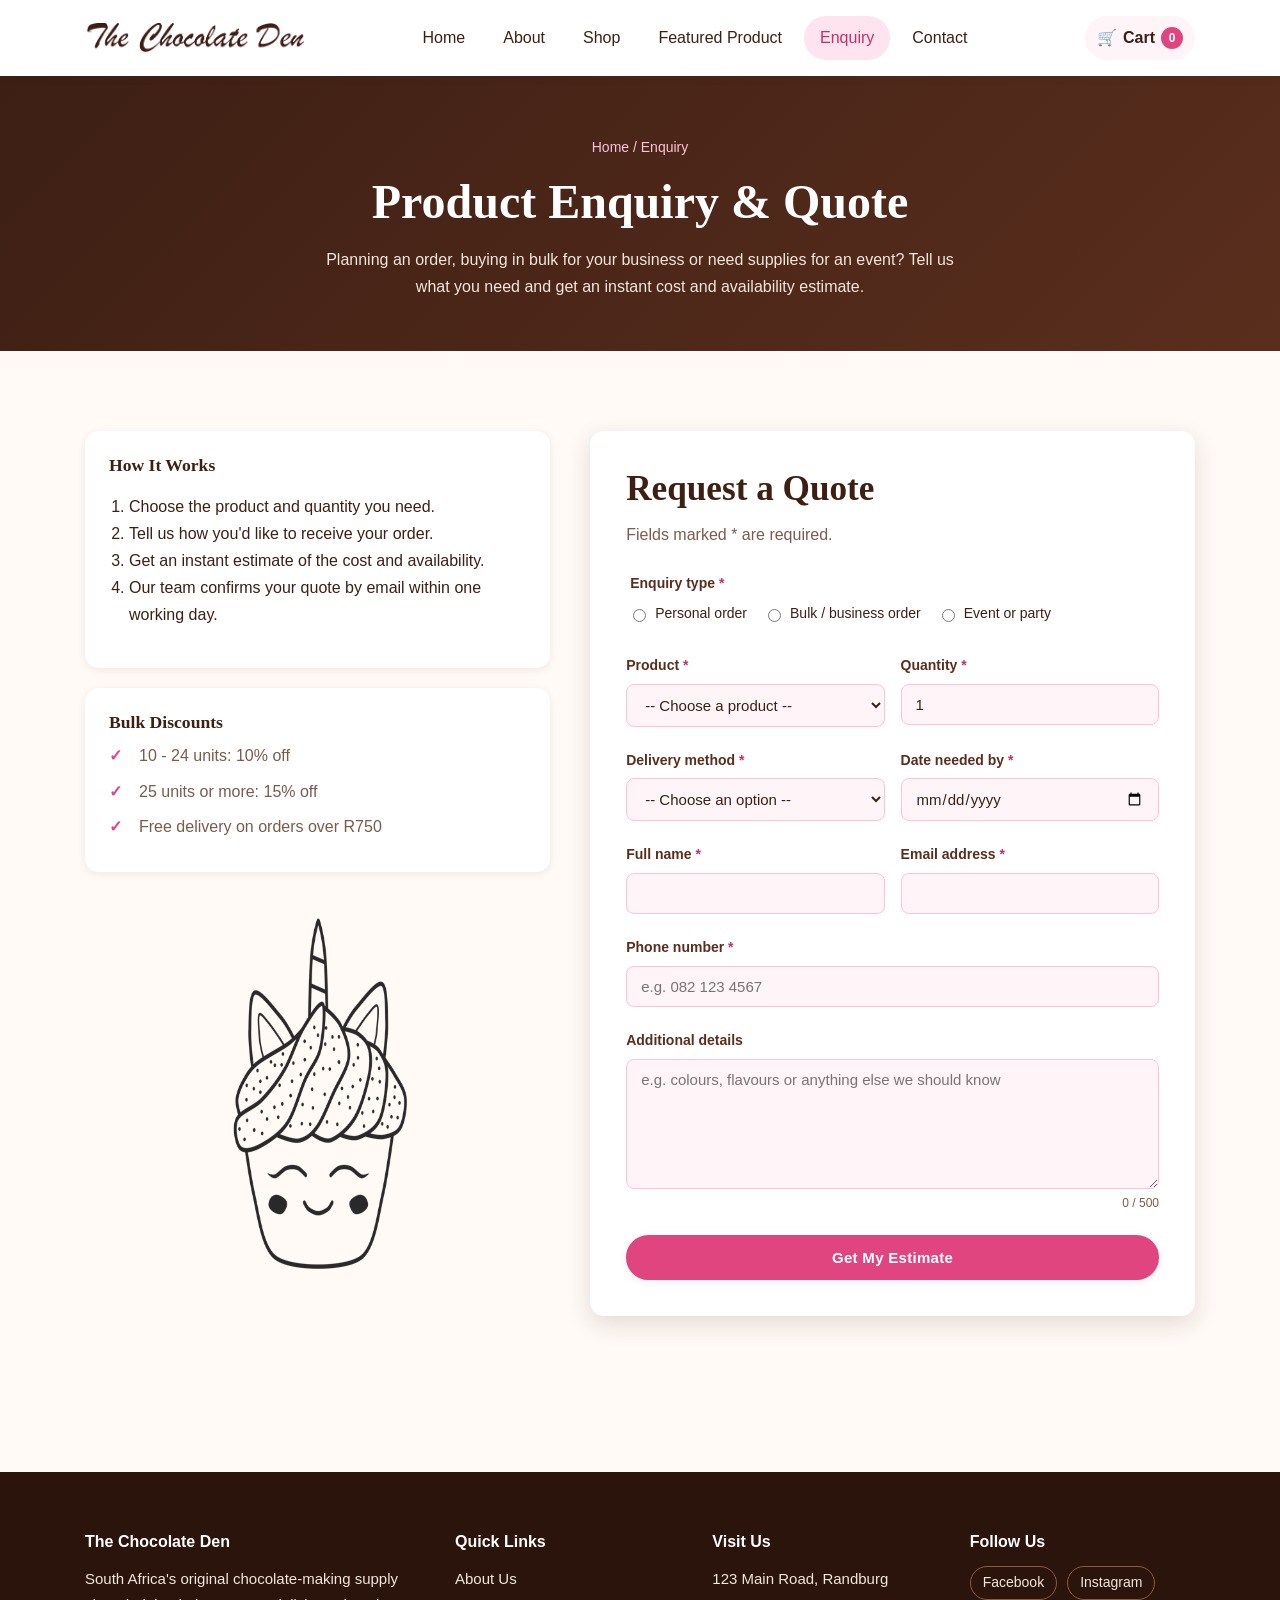
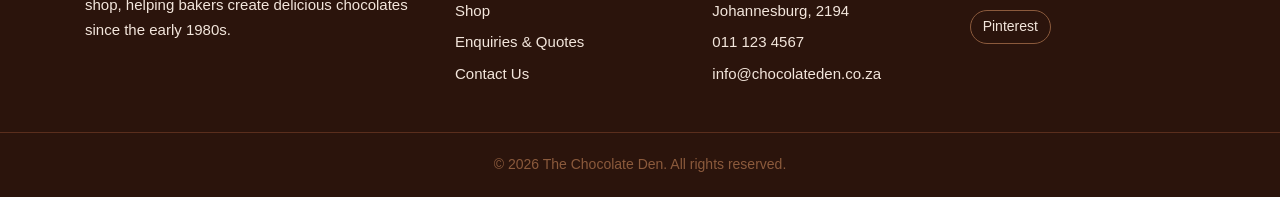
<file: enquiry.html>
<!DOCTYPE html>
<html lang="en-ZA">
<head>
    <meta charset="UTF-8">
    <meta name="viewport" content="width=device-width, initial-scale=1.0">
    <meta http-equiv="Content-Security-Policy" content="default-src 'self'; script-src 'self' https://cdnjs.cloudflare.com; style-src 'self' 'unsafe-inline' https://cdnjs.cloudflare.com https://fonts.googleapis.com; font-src https://fonts.gstatic.com; img-src 'self' data: https://*.tile.openstreetmap.org https://cdnjs.cloudflare.com; base-uri 'self'; form-action 'self' mailto:">
    <title>Product Enquiry &amp; Bulk Quotes | The Chocolate Den</title>
    <meta name="description" content="Request a quote from The Chocolate Den and get an instant cost and availability estimate for baking and chocolate supplies, with bulk discounts.">
    <meta name="keywords" content="chocolate supplies quote, bulk baking supplies, wholesale moulding chocolate, event baking supplies, Chocolate Den enquiry">
    <meta name="author" content="Zanele Mbhele">
    <link rel="canonical" href="https://zanelerester.github.io/WEDE5020-html/enquiry.html">
    <meta property="og:title" content="Product Enquiry &amp; Bulk Quotes | The Chocolate Den">
    <meta property="og:description" content="Request a quote from The Chocolate Den and get an instant cost and availability estimate for baking and chocolate supplies, with bulk discounts.">
    <meta property="og:type" content="website">
    <meta property="og:url" content="https://zanelerester.github.io/WEDE5020-html/enquiry.html">
    <meta property="og:image" content="https://zanelerester.github.io/WEDE5020-html/images/hero-chocolate-chip-muffins.jpg">
    <link rel="icon" href="images/favicon-cupcake.png" type="image/png">
    <link rel="preconnect" href="https://fonts.googleapis.com">
    <link rel="preconnect" href="https://fonts.gstatic.com" crossorigin>
    <link rel="stylesheet" href="https://fonts.googleapis.com/css2?family=Playfair+Display:wght@600;700&family=Poppins:wght@400;500;600;700&display=swap">
    <link rel="stylesheet" href="style.css">
    <script src="script.js" defer></script>
</head>
<body>
    <a class="skip-link" href="#main">Skip to main content</a>

    <header class="site-header">
        <div class="container">
            <a class="logo" href="index.html">
                <img src="images/chocolate-den-logo.png" alt="The Chocolate Den logo" width="220" height="29">
            </a>
            <nav class="main-nav" id="main-nav" aria-label="Main navigation">
                <ul>
                    <li><a href="index.html">Home</a></li>
                    <li><a href="about.html">About</a></li>
                    <li><a href="collection.html">Shop</a></li>
                    <li><a href="product.html">Featured Product</a></li>
                    <li><a href="enquiry.html" class="active" aria-current="page">Enquiry</a></li>
                    <li><a href="contact.html">Contact</a></li>
                </ul>
            </nav>
            <div class="header-actions">
                <a class="cart-link" href="collection.html" aria-label="Cart items">
                    <span aria-hidden="true">&#128722;</span>
                    <span class="cart-label">Cart</span>
                    <span class="cart-count">0</span>
                </a>
                <button class="nav-toggle" aria-controls="main-nav" aria-expanded="false" aria-label="Open menu">&#9776;</button>
            </div>
        </div>
    </header>

    <main id="main">
        <section class="page-banner">
            <div class="container">
                <nav class="breadcrumb" aria-label="Breadcrumb"><a href="index.html">Home</a> / Enquiry</nav>
                <h1>Product Enquiry &amp; Quote</h1>
                <p>Planning an order, buying in bulk for your business or need supplies for an event? Tell us what you need and get an instant cost and availability estimate.</p>
            </div>
        </section>

        <section class="section">
            <div class="container contact-grid">
                <div>
                    <div class="info-card reveal">
                        <h3>How It Works</h3>
                        <ol>
                            <li>Choose the product and quantity you need.</li>
                            <li>Tell us how you'd like to receive your order.</li>
                            <li>Get an instant estimate of the cost and availability.</li>
                            <li>Our team confirms your quote by email within one working day.</li>
                        </ol>
                    </div>
                    <div class="info-card reveal">
                        <h3>Bulk Discounts</h3>
                        <ul class="check-list">
                            <li>10 - 24 units: 10% off</li>
                            <li>25 units or more: 15% off</li>
                            <li>Free delivery on orders over R750</li>
                        </ul>
                    </div>
                    <img class="reveal" src="images/unicorn-cupcake-illustration.png" alt="Line drawing of a smiling unicorn cupcake" width="500" height="500" loading="lazy">
                </div>

                <!-- Enquiry form: validated in script.js, which then shows a cost/availability response -->
                <form class="form-card" id="enquiry-form" action="enquiry.html" method="get" novalidate>
                    <h2>Request a Quote</h2>
                    <p class="form-intro">Fields marked <span class="required">*</span> are required.</p>

                    <fieldset class="form-group">
                        <legend>Enquiry type <span class="required">*</span></legend>
                        <div class="radio-group">
                            <label><input type="radio" name="enquiryType" value="Personal order" required> Personal order</label>
                            <label><input type="radio" name="enquiryType" value="Bulk / business order"> Bulk / business order</label>
                            <label><input type="radio" name="enquiryType" value="Event or party"> Event or party</label>
                        </div>
                        <span class="error-message" aria-live="polite"></span>
                    </fieldset>

                    <div class="form-row">
                        <div class="form-group">
                            <label for="enquiry-product">Product <span class="required">*</span></label>
                            <select id="enquiry-product" name="product" required>
                                <option value="">-- Choose a product --</option>
                            </select>
                            <span class="error-message" aria-live="polite"></span>
                        </div>
                        <div class="form-group">
                            <label for="enquiry-quantity">Quantity <span class="required">*</span></label>
                            <input type="number" id="enquiry-quantity" name="quantity" required min="1" max="500" step="1" value="1">
                            <span class="error-message" aria-live="polite"></span>
                        </div>
                    </div>

                    <div class="form-row">
                        <div class="form-group">
                            <label for="enquiry-delivery">Delivery method <span class="required">*</span></label>
                            <select id="enquiry-delivery" name="delivery" required>
                                <option value="">-- Choose an option --</option>
                                <option value="collect">Collect in store (free)</option>
                                <option value="gauteng">Delivery in Gauteng (R60)</option>
                                <option value="national">Nationwide delivery (R120)</option>
                            </select>
                            <span class="error-message" aria-live="polite"></span>
                        </div>
                        <div class="form-group">
                            <label for="enquiry-date">Date needed by <span class="required">*</span></label>
                            <input type="date" id="enquiry-date" name="date" required>
                            <span class="error-message" aria-live="polite"></span>
                        </div>
                    </div>

                    <div class="form-row">
                        <div class="form-group">
                            <label for="enquiry-name">Full name <span class="required">*</span></label>
                            <input type="text" id="enquiry-name" name="name" required minlength="2" maxlength="60" autocomplete="name">
                            <span class="error-message" aria-live="polite"></span>
                        </div>
                        <div class="form-group">
                            <label for="enquiry-email">Email address <span class="required">*</span></label>
                            <input type="email" id="enquiry-email" name="email" required maxlength="100" autocomplete="email">
                            <span class="error-message" aria-live="polite"></span>
                        </div>
                    </div>

                    <div class="form-group">
                        <label for="enquiry-phone">Phone number <span class="required">*</span></label>
                        <input type="tel" id="enquiry-phone" name="phone" required placeholder="e.g. 082 123 4567" pattern="^(\+27|0)[0-9 ]{9,12}$" autocomplete="tel">
                        <span class="error-message" aria-live="polite"></span>
                    </div>

                    <div class="form-group">
                        <label for="enquiry-message">Additional details</label>
                        <textarea id="enquiry-message" name="message" maxlength="500" placeholder="e.g. colours, flavours or anything else we should know"></textarea>
                        <span class="char-count" data-for="enquiry-message">0 / 500</span>
                        <span class="error-message" aria-live="polite"></span>
                    </div>

                    <button type="submit" class="btn btn-block">Get My Estimate</button>
                    <div id="enquiry-response" aria-live="polite"></div>
                </form>
            </div>
        </section>
    </main>

    <footer class="site-footer">
        <div class="container footer-grid">
            <div>
                <h3>The Chocolate Den</h3>
                <p>South Africa's original chocolate-making supply shop, helping bakers create delicious chocolates since the early 1980s.</p>
            </div>
            <div>
                <h3>Quick Links</h3>
                <ul>
                    <li><a href="about.html">About Us</a></li>
                    <li><a href="collection.html">Shop</a></li>
                    <li><a href="enquiry.html">Enquiries &amp; Quotes</a></li>
                    <li><a href="contact.html">Contact Us</a></li>
                </ul>
            </div>
            <div>
                <h3>Visit Us</h3>
                <ul>
                    <li>123 Main Road, Randburg</li>
                    <li>Johannesburg, 2194</li>
                    <li><a href="tel:+27111234567">011 123 4567</a></li>
                    <li><a href="mailto:info@chocolateden.co.za">info@chocolateden.co.za</a></li>
                </ul>
            </div>
            <div>
                <h3>Follow Us</h3>
                <div class="social-links">
                    <a href="https://www.facebook.com/" target="_blank" rel="noopener noreferrer">Facebook</a>
                    <a href="https://www.instagram.com/" target="_blank" rel="noopener noreferrer">Instagram</a>
                    <a href="https://www.pinterest.com/" target="_blank" rel="noopener noreferrer">Pinterest</a>
                </div>
            </div>
        </div>
        <div class="footer-bottom">
            <div class="container">
                <p>&copy; 2026 The Chocolate Den. All rights reserved.</p>
            </div>
        </div>
    </footer>
</body>
</html>
</file>
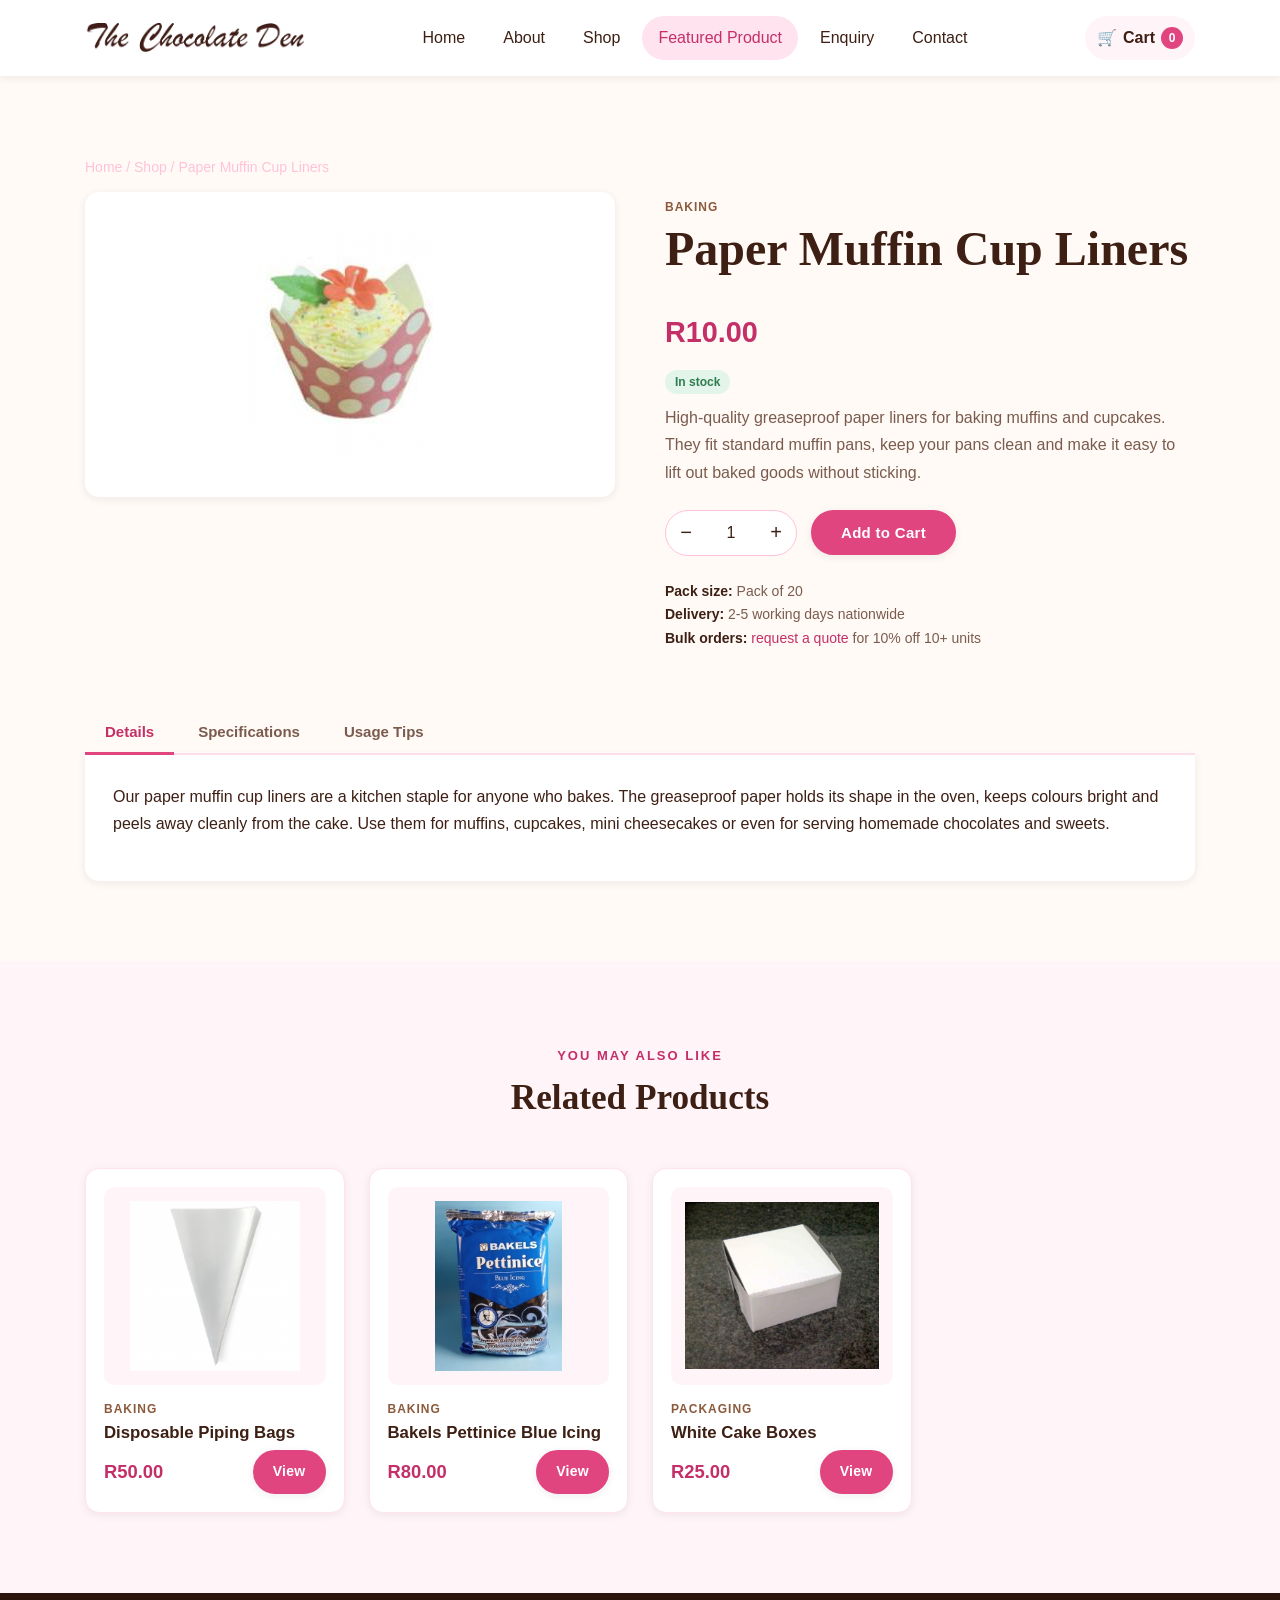
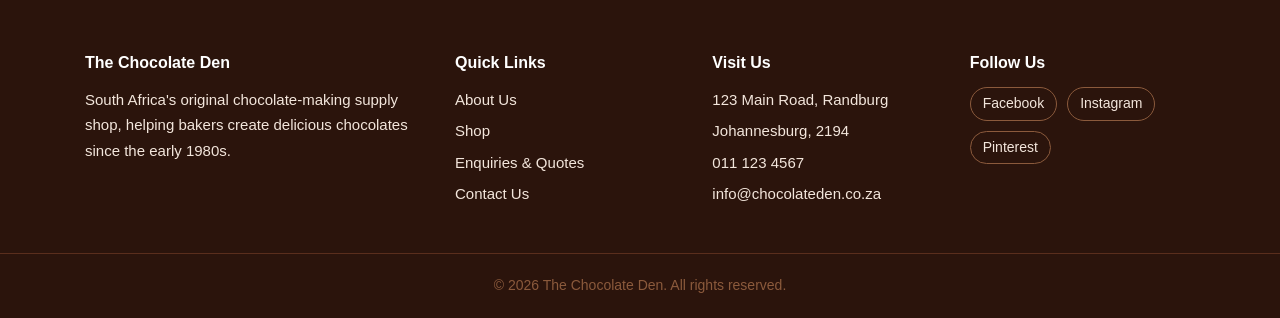
<file: product.html>
<!DOCTYPE html>
<html lang="en-ZA">
<head>
    <meta charset="UTF-8">
    <meta name="viewport" content="width=device-width, initial-scale=1.0">
    <meta http-equiv="Content-Security-Policy" content="default-src 'self'; script-src 'self' https://cdnjs.cloudflare.com; style-src 'self' 'unsafe-inline' https://cdnjs.cloudflare.com https://fonts.googleapis.com; font-src https://fonts.gstatic.com; img-src 'self' data: https://*.tile.openstreetmap.org https://cdnjs.cloudflare.com; base-uri 'self'; form-action 'self' mailto:">
    <title>Paper Muffin Cup Liners | The Chocolate Den</title>
    <meta name="description" content="Greaseproof paper muffin cup liners for baking muffins and cupcakes. View product details, specifications and baking tips at The Chocolate Den.">
    <meta name="keywords" content="muffin cup liners, cupcake liners, baking cups, baking supplies South Africa">
    <meta name="author" content="Zanele Mbhele">
    <link rel="canonical" href="https://zanelerester.github.io/WEDE5020-html/product.html">
    <meta property="og:title" content="Paper Muffin Cup Liners | The Chocolate Den">
    <meta property="og:description" content="Greaseproof paper muffin cup liners for baking muffins and cupcakes. View product details, specifications and baking tips at The Chocolate Den.">
    <meta property="og:type" content="website">
    <meta property="og:url" content="https://zanelerester.github.io/WEDE5020-html/product.html">
    <meta property="og:image" content="https://zanelerester.github.io/WEDE5020-html/images/hero-chocolate-chip-muffins.jpg">
    <link rel="icon" href="images/favicon-cupcake.png" type="image/png">
    <link rel="preconnect" href="https://fonts.googleapis.com">
    <link rel="preconnect" href="https://fonts.gstatic.com" crossorigin>
    <link rel="stylesheet" href="https://fonts.googleapis.com/css2?family=Playfair+Display:wght@600;700&family=Poppins:wght@400;500;600;700&display=swap">
    <link rel="stylesheet" href="style.css">
    <script src="script.js" defer></script>
</head>
<body>
    <a class="skip-link" href="#main">Skip to main content</a>

    <header class="site-header">
        <div class="container">
            <a class="logo" href="index.html">
                <img src="images/chocolate-den-logo.png" alt="The Chocolate Den logo" width="220" height="29">
            </a>
            <nav class="main-nav" id="main-nav" aria-label="Main navigation">
                <ul>
                    <li><a href="index.html">Home</a></li>
                    <li><a href="about.html">About</a></li>
                    <li><a href="collection.html">Shop</a></li>
                    <li><a href="product.html" class="active" aria-current="page">Featured Product</a></li>
                    <li><a href="enquiry.html">Enquiry</a></li>
                    <li><a href="contact.html">Contact</a></li>
                </ul>
            </nav>
            <div class="header-actions">
                <a class="cart-link" href="collection.html" aria-label="Cart items">
                    <span aria-hidden="true">&#128722;</span>
                    <span class="cart-label">Cart</span>
                    <span class="cart-count">0</span>
                </a>
                <button class="nav-toggle" aria-controls="main-nav" aria-expanded="false" aria-label="Open menu">&#9776;</button>
            </div>
        </div>
    </header>

    <main id="main">
        <section class="section">
            <div class="container">
                <nav class="breadcrumb" aria-label="Breadcrumb"><a href="index.html">Home</a> / <a href="collection.html">Shop</a> / <span id="breadcrumb-name">Paper Muffin Cup Liners</span></nav>

                <!-- Product details: shows the muffin liners by default, script.js swaps in
                     the product chosen in the shop (product.html?id=...) -->
                <div class="product-detail" id="product-detail">
                    <button class="product-image" id="product-image-btn" data-lightbox="product" data-src="products/paper-muffin-cup-liners.jpg" data-caption="Paper Muffin Cup Liners">
                        <img id="product-img" src="products/paper-muffin-cup-liners.jpg" alt="Stack of white paper muffin cup liners" width="225" height="225">
                    </button>
                    <div class="product-info">
                        <span class="product-category" id="product-category">Baking</span>
                        <h1 id="product-name">Paper Muffin Cup Liners</h1>
                        <p class="price" id="product-price">R10.00</p>
                        <span class="stock in-stock" id="product-stock">In stock</span>
                        <p class="description" id="product-description">High-quality greaseproof paper liners for baking muffins and cupcakes. They fit standard muffin pans, keep your pans clean and make it easy to lift out baked goods without sticking.</p>

                        <div class="purchase-row">
                            <div class="qty">
                                <button type="button" id="qty-minus" aria-label="Decrease quantity">&minus;</button>
                                <label for="qty-input" class="visually-hidden">Quantity</label>
                                <input type="number" id="qty-input" value="1" min="1" max="99">
                                <button type="button" id="qty-plus" aria-label="Increase quantity">+</button>
                            </div>
                            <button class="btn add-to-cart" id="product-add" data-product="Paper Muffin Cup Liners">Add to Cart</button>
                        </div>

                        <ul class="product-meta">
                            <li><strong>Pack size:</strong> <span id="product-size">Pack of 20</span></li>
                            <li><strong>Delivery:</strong> 2-5 working days nationwide</li>
                            <li><strong>Bulk orders:</strong> <a href="enquiry.html">request a quote</a> for 10% off 10+ units</li>
                        </ul>
                    </div>
                </div>

                <!-- Tabs -->
                <div class="tabs">
                    <div class="tab-list" role="tablist" aria-label="Product information">
                        <button role="tab" id="tab-details" aria-selected="true" aria-controls="panel-details">Details</button>
                        <button role="tab" id="tab-specs" aria-selected="false" aria-controls="panel-specs" tabindex="-1">Specifications</button>
                        <button role="tab" id="tab-tips" aria-selected="false" aria-controls="panel-tips" tabindex="-1">Usage Tips</button>
                    </div>
                    <div class="tab-panel" role="tabpanel" id="panel-details" aria-labelledby="tab-details">
                        <p id="product-long-description">Our paper muffin cup liners are a kitchen staple for anyone who bakes. The greaseproof paper holds its shape in the oven, keeps colours bright and peels away cleanly from the cake. Use them for muffins, cupcakes, mini cheesecakes or even for serving homemade chocolates and sweets.</p>
                    </div>
                    <div class="tab-panel" role="tabpanel" id="panel-specs" aria-labelledby="tab-specs" hidden>
                        <table class="spec-table">
                            <tbody id="product-specs">
                                <tr><th scope="row">Material</th><td>Greaseproof paper</td></tr>
                                <tr><th scope="row">Size</th><td>Standard (50 mm base)</td></tr>
                                <tr><th scope="row">Colour</th><td>White</td></tr>
                                <tr><th scope="row">Oven safe</th><td>Up to 220 &deg;C</td></tr>
                            </tbody>
                        </table>
                    </div>
                    <div class="tab-panel" role="tabpanel" id="panel-tips" aria-labelledby="tab-tips" hidden>
                        <ul class="check-list" id="product-tips">
                            <li>Fill liners two-thirds full for a nicely domed muffin.</li>
                            <li>Place liners in a muffin pan so they keep their shape while baking.</li>
                            <li>Let cupcakes cool completely before icing.</li>
                        </ul>
                    </div>
                </div>
            </div>
        </section>

        <section class="section section-alt">
            <div class="container">
                <div class="section-header">
                    <span class="eyebrow">You may also like</span>
                    <h2>Related Products</h2>
                </div>
                <div class="product-grid" id="related-products">
                    <article class="product-card">
                        <a class="product-thumb" href="product.html?id=disposable-piping-bag">
                            <img src="products/disposable-piping-bag.jpg" alt="Disposable plastic piping bag" width="225" height="225" loading="lazy">
                        </a>
                        <span class="product-category">Baking</span>
                        <h3><a href="product.html?id=disposable-piping-bag">Disposable Piping Bags</a></h3>
                        <div class="card-footer">
                            <p class="price">R50.00</p>
                            <a class="btn btn-small" href="product.html?id=disposable-piping-bag">View</a>
                        </div>
                    </article>
                    <article class="product-card">
                        <a class="product-thumb" href="product.html?id=bakels-pettinice-blue-icing">
                            <img src="products/bakels-pettinice-blue-icing.jpg" alt="Bakels Pettinice blue ready-to-roll icing" width="168" height="225" loading="lazy">
                        </a>
                        <span class="product-category">Baking</span>
                        <h3><a href="product.html?id=bakels-pettinice-blue-icing">Bakels Pettinice Blue Icing</a></h3>
                        <div class="card-footer">
                            <p class="price">R80.00</p>
                            <a class="btn btn-small" href="product.html?id=bakels-pettinice-blue-icing">View</a>
                        </div>
                    </article>
                    <article class="product-card">
                        <a class="product-thumb" href="product.html?id=white-cake-box">
                            <img src="products/white-cake-box.jpg" alt="White cardboard cake box" width="550" height="475" loading="lazy">
                        </a>
                        <span class="product-category">Packaging</span>
                        <h3><a href="product.html?id=white-cake-box">White Cake Boxes</a></h3>
                        <div class="card-footer">
                            <p class="price">R25.00</p>
                            <a class="btn btn-small" href="product.html?id=white-cake-box">View</a>
                        </div>
                    </article>
                </div>
            </div>
        </section>
    </main>

    <footer class="site-footer">
        <div class="container footer-grid">
            <div>
                <h3>The Chocolate Den</h3>
                <p>South Africa's original chocolate-making supply shop, helping bakers create delicious chocolates since the early 1980s.</p>
            </div>
            <div>
                <h3>Quick Links</h3>
                <ul>
                    <li><a href="about.html">About Us</a></li>
                    <li><a href="collection.html">Shop</a></li>
                    <li><a href="enquiry.html">Enquiries &amp; Quotes</a></li>
                    <li><a href="contact.html">Contact Us</a></li>
                </ul>
            </div>
            <div>
                <h3>Visit Us</h3>
                <ul>
                    <li>123 Main Road, Randburg</li>
                    <li>Johannesburg, 2194</li>
                    <li><a href="tel:+27111234567">011 123 4567</a></li>
                    <li><a href="mailto:info@chocolateden.co.za">info@chocolateden.co.za</a></li>
                </ul>
            </div>
            <div>
                <h3>Follow Us</h3>
                <div class="social-links">
                    <a href="https://www.facebook.com/" target="_blank" rel="noopener noreferrer">Facebook</a>
                    <a href="https://www.instagram.com/" target="_blank" rel="noopener noreferrer">Instagram</a>
                    <a href="https://www.pinterest.com/" target="_blank" rel="noopener noreferrer">Pinterest</a>
                </div>
            </div>
        </div>
        <div class="footer-bottom">
            <div class="container">
                <p>&copy; 2026 The Chocolate Den. All rights reserved.</p>
            </div>
        </div>
    </footer>
</body>
</html>
</file>
<file: style.css>
/* ==========================================================================
   The Chocolate Den - site stylesheet
   Colour theme: chocolate brown (matches the logo) with pink accents.
   ========================================================================== */

:root{
    --choc-900: #2b140c;
    --choc-800: #3d1f14;
    --choc-700: #5a2e1d;
    --choc-500: #8b5a3c;
    --choc-100: #f3e6dc;

    --pink-50:  #fff5f9;
    --pink-100: #ffe3ee;
    --pink-200: #ffc2da;
    --pink-400: #f2679f;
    --pink-500: #e0457f;
    --pink-600: #c42f68;

    --cream: #fffaf6;
    --white: #ffffff;
    --text: #3d1f14;
    --text-muted: #7a5b4d;
    --success: #2e7d4f;
    --error: #c0392b;

    --font-body: 'Poppins', 'Segoe UI', Arial, sans-serif;
    --font-heading: 'Playfair Display', Georgia, serif;

    --shadow-sm: 0 2px 8px rgba(61, 31, 20, 0.08);
    --shadow-md: 0 8px 24px rgba(61, 31, 20, 0.14);
    --radius: 14px;
    --max-width: 1150px;
}

/* ---------- Base ---------- */
*,
*::before,
*::after{
    box-sizing: border-box;
}

html{
    scroll-behavior: smooth;
}

body{
    margin: 0;
    font-family: var(--font-body);
    font-size: 16px;
    line-height: 1.7;
    color: var(--text);
    background-color: var(--cream);
}

img{
    max-width: 100%;
    display: block;
}

h1, h2, h3, h4{
    font-family: var(--font-heading);
    color: var(--choc-800);
    line-height: 1.25;
    margin: 0 0 0.6em;
}

h1{ font-size: clamp(2rem, 4vw, 3rem); }
h2{ font-size: clamp(1.6rem, 3vw, 2.2rem); }
h3{ font-size: 1.25rem; }

p{
    margin: 0 0 1em;
}

a{
    color: var(--pink-600);
    text-decoration: none;
    transition: color 0.2s ease;
}

a:hover{
    color: var(--choc-700);
}

:focus-visible{
    outline: 3px solid var(--pink-400);
    outline-offset: 2px;
}

.container{
    width: 100%;
    max-width: var(--max-width);
    margin: 0 auto;
    padding: 0 20px;
}

.visually-hidden{
    position: absolute;
    width: 1px;
    height: 1px;
    overflow: hidden;
    clip: rect(0 0 0 0);
    white-space: nowrap;
}

.skip-link{
    position: absolute;
    left: 10px;
    top: -60px;
    background: var(--choc-800);
    color: var(--white);
    padding: 10px 16px;
    border-radius: 8px;
    z-index: 1000;
}

.skip-link:focus{
    top: 10px;
    color: var(--white);
}

/* ---------- Header & navigation ---------- */
.site-header{
    background-color: var(--white);
    box-shadow: var(--shadow-sm);
    position: sticky;
    top: 0;
    z-index: 100;
}

.site-header .container{
    display: flex;
    align-items: center;
    justify-content: space-between;
    gap: 20px;
    min-height: 76px;
}

.logo img{
    width: 220px;
    height: auto;
}

.main-nav ul{
    list-style: none;
    display: flex;
    gap: 6px;
    margin: 0;
    padding: 0;
}

.main-nav a{
    display: block;
    color: var(--choc-800);
    font-weight: 500;
    padding: 8px 16px;
    border-radius: 999px;
    transition: background-color 0.25s ease, color 0.25s ease;
}

.main-nav a:hover,
.main-nav a.active{
    background-color: var(--pink-100);
    color: var(--pink-600);
}

.header-actions{
    display: flex;
    align-items: center;
    gap: 10px;
}

.cart-link{
    position: relative;
    display: inline-flex;
    align-items: center;
    gap: 6px;
    color: var(--choc-800);
    font-weight: 600;
    padding: 8px 12px;
    border-radius: 999px;
    background-color: var(--pink-50);
}

.cart-count{
    background-color: var(--pink-500);
    color: var(--white);
    font-size: 12px;
    min-width: 22px;
    height: 22px;
    border-radius: 999px;
    display: inline-flex;
    align-items: center;
    justify-content: center;
    padding: 0 6px;
    transition: transform 0.2s ease;
}

.cart-count.bump{
    transform: scale(1.35);
}

.nav-toggle{
    display: none;
    background: none;
    border: 2px solid var(--choc-800);
    border-radius: 8px;
    padding: 6px 10px;
    font-size: 20px;
    line-height: 1;
    color: var(--choc-800);
    cursor: pointer;
}

/* ---------- Buttons ---------- */
.btn{
    display: inline-block;
    background-color: var(--pink-500);
    color: var(--white);
    border: 2px solid var(--pink-500);
    padding: 12px 28px;
    border-radius: 999px;
    font-family: var(--font-body);
    font-size: 15px;
    font-weight: 600;
    letter-spacing: 0.3px;
    cursor: pointer;
    box-shadow: var(--shadow-sm);
    transition: background-color 0.25s ease, border-color 0.25s ease, transform 0.15s ease, box-shadow 0.25s ease;
}

.btn:hover{
    background-color: var(--pink-600);
    border-color: var(--pink-600);
    color: var(--white);
    box-shadow: var(--shadow-md);
    transform: translateY(-2px);
}

.btn:active{
    transform: translateY(0);
}

.btn-outline{
    background-color: transparent;
    color: var(--choc-800);
    border-color: var(--choc-800);
}

.btn-outline:hover{
    background-color: var(--choc-800);
    border-color: var(--choc-800);
}

.btn-light{
    background-color: var(--white);
    color: var(--choc-800);
    border-color: var(--white);
}

.btn-light:hover{
    background-color: var(--pink-100);
    border-color: var(--pink-100);
    color: var(--choc-800);
}

.btn-small{
    padding: 8px 18px;
    font-size: 14px;
}

.btn-block{
    display: block;
    width: 100%;
}

/* ---------- Hero ---------- */
.hero{
    position: relative;
    min-height: 520px;
    display: flex;
    align-items: center;
    background-image:
        linear-gradient(90deg, rgba(43, 20, 12, 0.85) 0%, rgba(43, 20, 12, 0.55) 55%, rgba(43, 20, 12, 0.15) 100%),
        url('images/hero-chocolate-chip-muffins.jpg');
    background-size: cover;
    background-position: center;
    color: var(--white);
}

.hero-content{
    max-width: 560px;
    animation: fadeUp 0.9s ease both;
}

.hero .eyebrow{
    color: var(--pink-200);
}

.hero h1{
    color: var(--white);
    font-size: clamp(2.2rem, 5vw, 3.4rem);
}

.hero p{
    font-size: 1.1rem;
    color: var(--choc-100);
    margin-bottom: 1.6em;
}

.hero-buttons{
    display: flex;
    flex-wrap: wrap;
    gap: 12px;
}

.page-banner{
    background: linear-gradient(135deg, var(--choc-800), var(--choc-700));
    color: var(--white);
    padding: 60px 0 50px;
    text-align: center;
}

.page-banner h1{
    color: var(--white);
    margin-bottom: 0.3em;
}

.page-banner p{
    color: var(--choc-100);
    max-width: 640px;
    margin: 0 auto;
}

.breadcrumb{
    font-size: 14px;
    margin-bottom: 12px;
    color: var(--pink-200);
}

.breadcrumb a{
    color: var(--pink-200);
}

.breadcrumb a:hover{
    color: var(--white);
}

/* ---------- Sections ---------- */
.section{
    padding: 80px 0;
}

.section-alt{
    background-color: var(--pink-50);
}

.section-dark{
    background-color: var(--choc-800);
    color: var(--choc-100);
}

.section-dark h2,
.section-dark h3{
    color: var(--white);
}

.section-header{
    text-align: center;
    max-width: 680px;
    margin: 0 auto 48px;
}

.eyebrow{
    display: inline-block;
    font-size: 13px;
    font-weight: 600;
    letter-spacing: 2px;
    text-transform: uppercase;
    color: var(--pink-600);
    margin-bottom: 8px;
}

.lead{
    font-size: 1.1rem;
    color: var(--text-muted);
}

.split{
    display: grid;
    grid-template-columns: 1fr 1fr;
    gap: 56px;
    align-items: center;
}

.split img{
    width: 100%;
    border-radius: var(--radius);
    box-shadow: var(--shadow-md);
    aspect-ratio: 4 / 5;
    object-fit: cover;
}

.check-list{
    list-style: none;
    padding: 0;
    margin: 0 0 1.5em;
}

.check-list li{
    position: relative;
    padding-left: 30px;
    margin-bottom: 8px;
}

.check-list li::before{
    content: "\2713";
    position: absolute;
    left: 0;
    color: var(--pink-500);
    font-weight: 700;
}

/* ---------- Feature cards ---------- */
.features{
    display: grid;
    grid-template-columns: repeat(auto-fit, minmax(230px, 1fr));
    gap: 24px;
}

.feature-card{
    background-color: var(--white);
    border-radius: var(--radius);
    padding: 30px 26px;
    box-shadow: var(--shadow-sm);
    text-align: center;
    transition: transform 0.25s ease, box-shadow 0.25s ease;
}

.feature-card:hover{
    transform: translateY(-6px);
    box-shadow: var(--shadow-md);
}

.feature-icon{
    width: 64px;
    height: 64px;
    margin: 0 auto 16px;
    border-radius: 50%;
    background-color: var(--pink-100);
    display: flex;
    align-items: center;
    justify-content: center;
    font-size: 28px;
}

.feature-card p{
    color: var(--text-muted);
    font-size: 15px;
    margin: 0;
}

/* ---------- Product cards ---------- */
.product-grid{
    display: grid;
    grid-template-columns: repeat(auto-fill, minmax(230px, 1fr));
    gap: 24px;
}

.product-card{
    background-color: var(--white);
    border: 1px solid var(--pink-100);
    border-radius: var(--radius);
    box-shadow: var(--shadow-sm);
    padding: 18px;
    display: flex;
    flex-direction: column;
    transition: transform 0.25s ease, box-shadow 0.25s ease, border-color 0.25s ease;
}

.product-card:hover{
    transform: translateY(-6px);
    box-shadow: var(--shadow-md);
    border-color: var(--pink-200);
}

.product-card .product-thumb{
    display: block;
    background-color: var(--pink-50);
    border-radius: 10px;
    padding: 14px;
    margin-bottom: 14px;
    border: none;
    width: 100%;
    cursor: zoom-in;
}

.product-card .product-thumb img{
    width: 100%;
    height: 170px;
    object-fit: contain;
    transition: transform 0.35s ease;
}

.product-card:hover .product-thumb img{
    transform: scale(1.06);
}

.product-category{
    font-size: 12px;
    font-weight: 600;
    letter-spacing: 1px;
    text-transform: uppercase;
    color: var(--choc-500);
}

.product-card h3{
    font-family: var(--font-body);
    font-size: 1.05rem;
    font-weight: 600;
    margin: 4px 0 6px;
}

.product-card h3 a{
    color: var(--choc-800);
}

.product-card h3 a:hover{
    color: var(--pink-600);
}

.product-card .product-size{
    font-size: 14px;
    color: var(--text-muted);
    margin: 0 0 10px;
}

.product-card .card-footer{
    margin-top: auto;
    display: flex;
    align-items: center;
    justify-content: space-between;
    gap: 10px;
}

.price{
    color: var(--pink-600);
    font-weight: 700;
    font-size: 1.15rem;
    margin: 0;
}

.stock{
    display: inline-block;
    font-size: 12px;
    font-weight: 600;
    padding: 2px 10px;
    border-radius: 999px;
    margin-bottom: 10px;
    width: fit-content;
}

.stock.in-stock{
    background-color: #e3f4ea;
    color: var(--success);
}

.stock.low-stock{
    background-color: #fff1d6;
    color: #9a6200;
}

/* ---------- Collection toolbar (search / filter / sort) ---------- */
.toolbar{
    display: grid;
    grid-template-columns: 2fr 1fr 1fr;
    gap: 16px;
    background-color: var(--white);
    padding: 20px;
    border-radius: var(--radius);
    box-shadow: var(--shadow-sm);
    margin-bottom: 20px;
}

.toolbar label{
    display: block;
    font-size: 13px;
    font-weight: 600;
    color: var(--choc-700);
    margin-bottom: 4px;
}

.toolbar input,
.toolbar select{
    width: 100%;
}

.category-buttons{
    display: flex;
    flex-wrap: wrap;
    gap: 8px;
    margin-bottom: 20px;
}

.category-buttons button{
    font-family: var(--font-body);
    background-color: var(--white);
    border: 1px solid var(--pink-200);
    color: var(--choc-800);
    padding: 6px 16px;
    border-radius: 999px;
    cursor: pointer;
    font-size: 14px;
    transition: background-color 0.2s ease, color 0.2s ease;
}

.category-buttons button:hover,
.category-buttons button.active{
    background-color: var(--pink-500);
    border-color: var(--pink-500);
    color: var(--white);
}

.results-count{
    color: var(--text-muted);
    font-size: 14px;
    margin-bottom: 16px;
}

.no-results{
    text-align: center;
    padding: 40px;
    background-color: var(--white);
    border-radius: var(--radius);
    color: var(--text-muted);
}

/* ---------- Single product page ---------- */
.product-detail{
    display: grid;
    grid-template-columns: 1fr 1fr;
    gap: 50px;
    align-items: start;
}

.product-detail .product-image{
    background-color: var(--white);
    border-radius: var(--radius);
    box-shadow: var(--shadow-sm);
    padding: 40px;
    border: none;
    cursor: zoom-in;
    width: 100%;
}

.product-detail .product-image img{
    width: 100%;
    max-height: 380px;
    object-fit: contain;
    margin: 0 auto;
}

.product-detail .price{
    font-size: 1.8rem;
    margin-bottom: 10px;
}

.description{
    color: var(--text-muted);
}

.purchase-row{
    display: flex;
    flex-wrap: wrap;
    align-items: center;
    gap: 14px;
    margin: 24px 0;
}

.qty{
    display: inline-flex;
    align-items: center;
    border: 1px solid var(--pink-200);
    border-radius: 999px;
    overflow: hidden;
    background-color: var(--white);
}

.qty button{
    background: none;
    border: none;
    width: 40px;
    height: 44px;
    font-size: 20px;
    color: var(--choc-800);
    cursor: pointer;
}

.qty button:hover{
    background-color: var(--pink-100);
}

.qty input{
    width: 50px;
    text-align: center;
    border: none;
    background: transparent;
    font-size: 16px;
    padding: 0;
    -moz-appearance: textfield;
    appearance: textfield;
}

.qty input::-webkit-outer-spin-button,
.qty input::-webkit-inner-spin-button{
    -webkit-appearance: none;
    margin: 0;
}

.product-meta{
    list-style: none;
    padding: 0;
    margin: 0;
    font-size: 14px;
    color: var(--text-muted);
}

.product-meta strong{
    color: var(--choc-800);
}

/* ---------- Tabs ---------- */
.tabs{
    margin-top: 60px;
}

.tab-list{
    display: flex;
    flex-wrap: wrap;
    gap: 4px;
    border-bottom: 2px solid var(--pink-100);
}

.tab-list button{
    font-family: var(--font-body);
    background: none;
    border: none;
    border-bottom: 3px solid transparent;
    margin-bottom: -2px;
    padding: 12px 20px;
    font-size: 15px;
    font-weight: 600;
    color: var(--text-muted);
    cursor: pointer;
    transition: color 0.2s ease, border-color 0.2s ease;
}

.tab-list button:hover{
    color: var(--choc-800);
}

.tab-list button[aria-selected="true"]{
    color: var(--pink-600);
    border-bottom-color: var(--pink-500);
}

.tab-panel{
    background-color: var(--white);
    padding: 28px;
    border-radius: 0 0 var(--radius) var(--radius);
    box-shadow: var(--shadow-sm);
    animation: fadeIn 0.35s ease;
}

.tab-panel[hidden]{
    display: none;
}

.spec-table{
    width: 100%;
    border-collapse: collapse;
}

.spec-table th,
.spec-table td{
    text-align: left;
    padding: 10px 12px;
    border-bottom: 1px solid var(--pink-100);
}

.spec-table th{
    width: 35%;
    color: var(--choc-800);
}

/* ---------- Accordion (FAQ) ---------- */
.accordion{
    max-width: 800px;
    margin: 0 auto;
}

.accordion-item{
    background-color: var(--white);
    border-radius: 10px;
    margin-bottom: 12px;
    box-shadow: var(--shadow-sm);
    overflow: hidden;
}

.accordion-header{
    width: 100%;
    display: flex;
    justify-content: space-between;
    align-items: center;
    gap: 16px;
    background: none;
    border: none;
    padding: 18px 22px;
    font-family: var(--font-body);
    font-size: 16px;
    font-weight: 600;
    color: var(--choc-800);
    text-align: left;
    cursor: pointer;
}

.accordion-header::after{
    content: "+";
    font-size: 24px;
    color: var(--pink-500);
    transition: transform 0.3s ease;
}

.accordion-header[aria-expanded="true"]::after{
    transform: rotate(45deg);
}

.accordion-panel{
    max-height: 0;
    overflow: hidden;
    transition: max-height 0.35s ease;
}

.accordion-panel p{
    padding: 0 22px 18px;
    margin: 0;
    color: var(--text-muted);
}

/* ---------- Timeline ---------- */
.timeline{
    list-style: none;
    padding: 0;
    margin: 0 auto;
    max-width: 760px;
    border-left: 3px solid var(--pink-200);
}

.timeline li{
    position: relative;
    padding: 0 0 30px 30px;
}

.timeline li::before{
    content: "";
    position: absolute;
    left: -11px;
    top: 4px;
    width: 18px;
    height: 18px;
    border-radius: 50%;
    background-color: var(--pink-500);
    border: 3px solid var(--cream);
}

.timeline .year{
    font-weight: 700;
    color: var(--pink-600);
}

/* ---------- Gallery & lightbox ---------- */
.gallery{
    display: grid;
    grid-template-columns: repeat(auto-fill, minmax(200px, 1fr));
    gap: 16px;
}

.gallery-item{
    border: none;
    padding: 0;
    background-color: var(--white);
    border-radius: var(--radius);
    overflow: hidden;
    cursor: zoom-in;
    box-shadow: var(--shadow-sm);
    aspect-ratio: 1 / 1;
}

.gallery-item img{
    width: 100%;
    height: 100%;
    object-fit: cover;
    transition: transform 0.4s ease;
}

.gallery-item:hover img{
    transform: scale(1.08);
}

.lightbox{
    position: fixed;
    inset: 0;
    background-color: rgba(20, 8, 4, 0.92);
    display: flex;
    align-items: center;
    justify-content: center;
    padding: 20px;
    z-index: 500;
    opacity: 0;
    visibility: hidden;
    transition: opacity 0.3s ease, visibility 0.3s ease;
}

.lightbox.open{
    opacity: 1;
    visibility: visible;
}

.lightbox figure{
    margin: 0;
    max-width: 900px;
    text-align: center;
    transform: scale(0.92);
    transition: transform 0.3s ease;
}

.lightbox.open figure{
    transform: scale(1);
}

.lightbox img{
    max-height: 75vh;
    width: auto;
    margin: 0 auto;
    border-radius: 10px;
    background-color: var(--white);
}

.lightbox figcaption{
    color: var(--white);
    margin-top: 12px;
}

.lightbox-btn{
    position: absolute;
    background-color: rgba(255, 255, 255, 0.15);
    color: var(--white);
    border: none;
    width: 48px;
    height: 48px;
    border-radius: 50%;
    font-size: 26px;
    cursor: pointer;
    transition: background-color 0.2s ease;
}

.lightbox-btn:hover{
    background-color: var(--pink-500);
}

.lightbox-close{ top: 20px; right: 20px; }
.lightbox-prev{ left: 20px; top: 50%; transform: translateY(-50%); }
.lightbox-next{ right: 20px; top: 50%; transform: translateY(-50%); }

/* ---------- Testimonials ---------- */
.testimonials{
    display: grid;
    grid-template-columns: repeat(auto-fit, minmax(260px, 1fr));
    gap: 24px;
}

.testimonial{
    background-color: var(--choc-700);
    border-radius: var(--radius);
    padding: 28px;
    margin: 0;
}

.testimonial p{
    font-style: italic;
    color: var(--choc-100);
}

.testimonial cite{
    font-style: normal;
    font-weight: 600;
    color: var(--pink-200);
}

/* ---------- Call to action banner ---------- */
.cta-banner{
    background: linear-gradient(135deg, var(--pink-500), var(--pink-600));
    color: var(--white);
    border-radius: var(--radius);
    padding: 50px 40px;
    display: flex;
    flex-wrap: wrap;
    align-items: center;
    justify-content: space-between;
    gap: 24px;
}

.cta-banner h2{
    color: var(--white);
    margin-bottom: 0.2em;
}

.cta-banner p{
    margin: 0;
    color: var(--pink-50);
}

/* ---------- Contact page ---------- */
.contact-grid{
    display: grid;
    grid-template-columns: 1fr 1.3fr;
    gap: 40px;
    align-items: start;
}

.info-card{
    background-color: var(--white);
    border-radius: var(--radius);
    padding: 24px;
    box-shadow: var(--shadow-sm);
    margin-bottom: 20px;
}

.info-card h3{
    font-size: 1.1rem;
    margin-bottom: 8px;
}

.info-card p,
.info-card ul{
    margin: 0;
    color: var(--text-muted);
}

.hours{
    list-style: none;
    padding: 0;
}

.hours li{
    display: flex;
    justify-content: space-between;
    border-bottom: 1px dashed var(--pink-100);
    padding: 4px 0;
}

#map{
    height: 380px;
    border-radius: var(--radius);
    box-shadow: var(--shadow-sm);
    z-index: 1;
}

.map-fallback{
    padding: 20px;
    background-color: var(--white);
}

/* ---------- Forms ---------- */
.form-card{
    background-color: var(--white);
    border-radius: var(--radius);
    box-shadow: var(--shadow-md);
    padding: 36px;
}

.form-card h2{
    margin-bottom: 0.3em;
}

.form-intro{
    color: var(--text-muted);
    margin-bottom: 24px;
}

.form-row{
    display: grid;
    grid-template-columns: 1fr 1fr;
    gap: 16px;
}

.form-group{
    margin-bottom: 18px;
    display: flex;
    flex-direction: column;
}

.form-group label,
.form-group legend{
    margin-bottom: 6px;
    font-weight: 600;
    color: var(--choc-700);
    font-size: 14px;
}

.form-group .required{
    color: var(--pink-600);
}

input,
select,
textarea{
    font-family: var(--font-body);
    padding: 11px 14px;
    border: 1px solid var(--pink-200);
    border-radius: 8px;
    background-color: var(--pink-50);
    color: var(--text);
    font-size: 15px;
    outline: none;
    transition: border-color 0.2s ease, box-shadow 0.2s ease;
}

input:focus,
select:focus,
textarea:focus{
    border-color: var(--pink-500);
    box-shadow: 0 0 0 3px rgba(224, 69, 127, 0.2);
}

textarea{
    min-height: 130px;
    resize: vertical;
}

fieldset.form-group{
    border: none;
    padding: 0;
}

.radio-group{
    display: flex;
    flex-wrap: wrap;
    gap: 16px;
}

.radio-group label{
    font-weight: 400;
    color: var(--text);
    display: inline-flex;
    align-items: center;
    gap: 6px;
}

.checkbox-label{
    display: flex;
    align-items: flex-start;
    gap: 8px;
    font-size: 14px;
    color: var(--text-muted);
}

.checkbox-label input{
    margin-top: 5px;
}

.char-count{
    font-size: 12px;
    color: var(--text-muted);
    text-align: right;
    margin-top: 4px;
}

.form-group.has-error input,
.form-group.has-error select,
.form-group.has-error textarea{
    border-color: var(--error);
    background-color: #fdf0ef;
}

.form-group.is-valid input,
.form-group.is-valid select,
.form-group.is-valid textarea{
    border-color: var(--success);
}

.error-message{
    color: var(--error);
    font-size: 13px;
    margin-top: 4px;
    min-height: 0;
}

.form-response{
    margin-top: 24px;
    padding: 24px;
    border-radius: var(--radius);
    background-color: #eef8f2;
    border-left: 5px solid var(--success);
    animation: fadeUp 0.4s ease;
}

.form-response.error{
    background-color: #fdf0ef;
    border-left-color: var(--error);
}

.form-response h3{
    color: var(--success);
}

.form-response.error h3{
    color: var(--error);
}

.form-response table{
    width: 100%;
    border-collapse: collapse;
    margin: 12px 0;
}

.form-response td{
    padding: 6px 0;
    border-bottom: 1px solid rgba(0, 0, 0, 0.06);
}

.form-response td:last-child{
    text-align: right;
    font-weight: 600;
}

/* ---------- Toast notification ---------- */
.toast{
    position: fixed;
    bottom: 24px;
    left: 50%;
    transform: translate(-50%, 120px);
    background-color: var(--choc-800);
    color: var(--white);
    padding: 14px 24px;
    border-radius: 999px;
    box-shadow: var(--shadow-md);
    z-index: 600;
    transition: transform 0.35s ease;
}

.toast.show{
    transform: translate(-50%, 0);
}

/* ---------- Footer ---------- */
.site-footer{
    background-color: var(--choc-900);
    color: var(--choc-100);
    padding: 60px 0 0;
    font-size: 15px;
}

.footer-grid{
    display: grid;
    grid-template-columns: 1.5fr 1fr 1fr 1fr;
    gap: 32px;
}

.site-footer h3{
    color: var(--white);
    font-family: var(--font-body);
    font-size: 1rem;
    margin-bottom: 14px;
}

.site-footer ul{
    list-style: none;
    padding: 0;
    margin: 0;
}

.site-footer li{
    margin-bottom: 6px;
}

.site-footer a{
    color: var(--choc-100);
}

.site-footer a:hover{
    color: var(--pink-200);
}

.social-links{
    display: flex;
    gap: 10px;
    flex-wrap: wrap;
}

.social-links a{
    display: inline-block;
    border: 1px solid var(--choc-500);
    padding: 4px 12px;
    border-radius: 999px;
    font-size: 14px;
}

.social-links a:hover{
    border-color: var(--pink-200);
}

.footer-bottom{
    border-top: 1px solid var(--choc-700);
    margin-top: 40px;
    padding: 20px 0;
    text-align: center;
    font-size: 14px;
    color: var(--choc-500);
}

.footer-bottom p{
    margin: 0;
}

/* ---------- Animations ---------- */
@keyframes fadeUp{
    from{ opacity: 0; transform: translateY(24px); }
    to{ opacity: 1; transform: translateY(0); }
}

@keyframes fadeIn{
    from{ opacity: 0; }
    to{ opacity: 1; }
}

/* Elements fade in as they scroll into view (class added by script.js) */
.reveal{
    opacity: 0;
    transform: translateY(30px);
    transition: opacity 0.7s ease, transform 0.7s ease;
}

.reveal.visible{
    opacity: 1;
    transform: translateY(0);
}

@media (prefers-reduced-motion: reduce){
    *,
    *::before,
    *::after{
        animation: none !important;
        transition: none !important;
        scroll-behavior: auto !important;
    }

    .reveal{
        opacity: 1;
        transform: none;
    }
}

/* ---------- Responsive ---------- */
@media (max-width: 960px){
    .footer-grid{
        grid-template-columns: 1fr 1fr;
    }

    .contact-grid,
    .product-detail{
        grid-template-columns: 1fr;
    }
}

@media (max-width: 820px){
    .nav-toggle{
        display: block;
    }

    .main-nav{
        position: absolute;
        top: 100%;
        left: 0;
        right: 0;
        background-color: var(--white);
        box-shadow: var(--shadow-md);
        max-height: 0;
        overflow: hidden;
        transition: max-height 0.35s ease;
    }

    .main-nav.open{
        max-height: 400px;
    }

    .main-nav ul{
        flex-direction: column;
        padding: 10px 20px 20px;
    }

    .split{
        grid-template-columns: 1fr;
        gap: 32px;
    }

    .split img{
        aspect-ratio: 4 / 3;
    }

    .toolbar{
        grid-template-columns: 1fr 1fr;
    }

    .toolbar .search-field{
        grid-column: 1 / -1;
    }
}

@media (max-width: 600px){
    .section{
        padding: 56px 0;
    }

    .logo img{
        width: 170px;
    }

    .cart-link .cart-label{
        display: none;
    }

    .hero{
        min-height: 440px;
        background-image:
            linear-gradient(rgba(43, 20, 12, 0.7), rgba(43, 20, 12, 0.7)),
            url('images/hero-chocolate-chip-muffins.jpg');
    }

    .form-row,
    .footer-grid,
    .toolbar{
        grid-template-columns: 1fr;
    }

    .form-card{
        padding: 24px 18px;
    }

    .cta-banner{
        padding: 36px 24px;
    }

    .lightbox-prev,
    .lightbox-next{
        top: auto;
        bottom: 20px;
        transform: none;
    }
}

.center-actions{
    text-align: center;
    margin-top: 40px;
}

/* Stop grid columns and form fields from overflowing on small screens */
.contact-grid > *,
.form-row > *{
    min-width: 0;
}

.form-group input,
.form-group select,
.form-group textarea{
    width: 100%;
}

.form-group .radio-group input,
.checkbox-label input{
    width: auto;
}

.checkbox-label{
    font-weight: 400;
}

.hero{
    padding: 60px 0;
}

.info-card ol{
    padding-left: 20px;
}

.contact-grid img{
    max-width: 320px;
    margin: 0 auto;
}

.open-status{
    margin-top: 10px;
    font-weight: 600;
}

.open-status.is-open{ color: var(--success); }
.open-status.is-closed{ color: var(--pink-600); }

/* On smaller screens show the form before the information cards */
@media (max-width: 960px){
    .contact-grid > form{
        order: -1;
    }
}

.map-actions{
    display: flex;
    flex-wrap: wrap;
    align-items: center;
    gap: 16px;
    margin-bottom: 16px;
}

.map-actions p{
    margin: 0;
    color: var(--text-muted);
}
</file>
